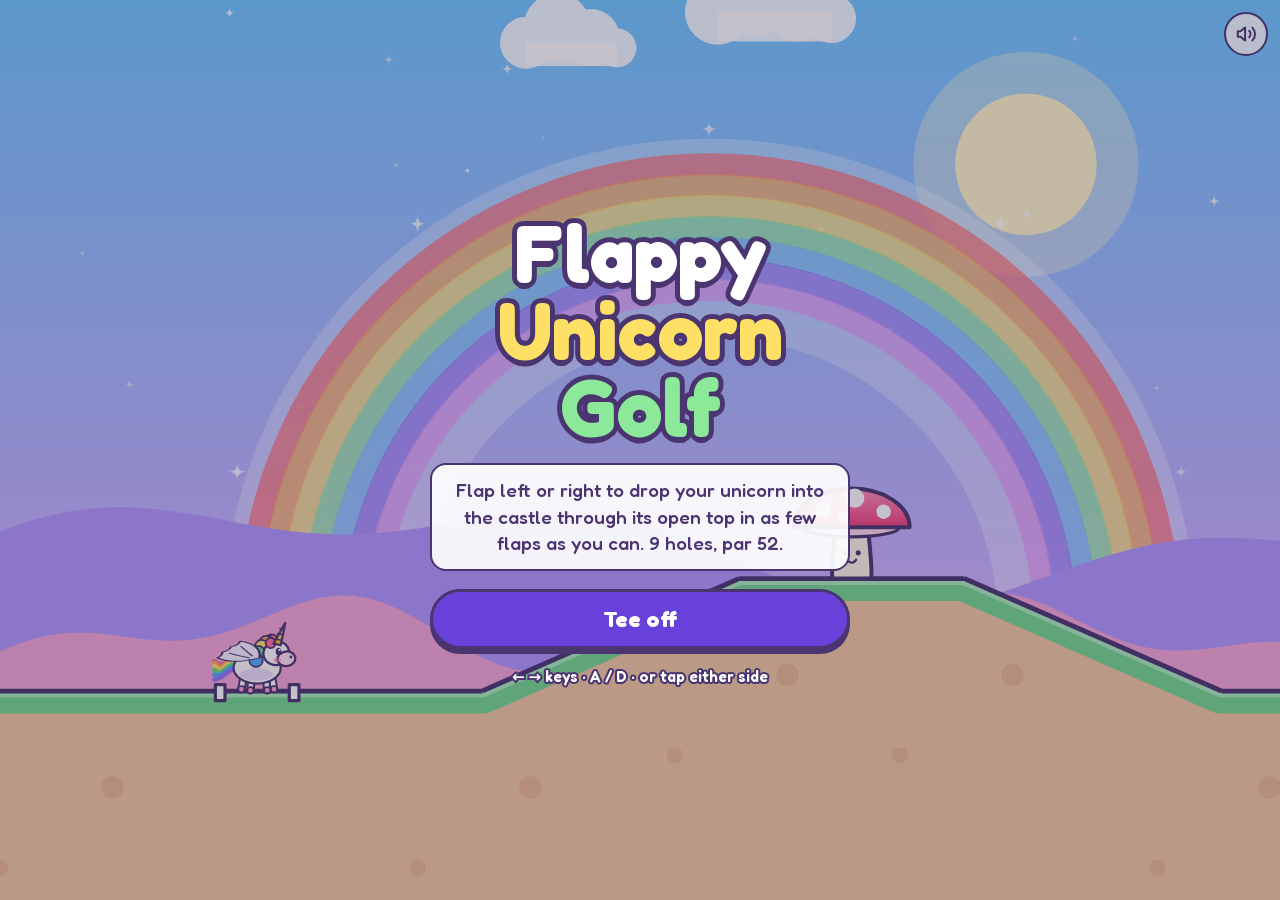
<file: flappy-unicorn-golf/index.html>
<!DOCTYPE html>
<html lang="en">
<head>
  <meta charset="utf-8">
  <meta name="viewport" content="width=device-width, initial-scale=1, maximum-scale=1, user-scalable=no, viewport-fit=cover">
  <title>Flappy Unicorn Golf</title>
  <meta name="description" content="Flap a unicorn into a castle in as few flaps as you can.">

  <!-- installable app (PWA). All paths are relative so it works under a GitHub Pages /repo-name/ path -->
  <link rel="manifest" href="manifest.webmanifest">
  <meta name="theme-color" content="#2b2146">
  <link rel="icon" type="image/png" sizes="32x32" href="icons/favicon-32.png">
  <!-- iOS "Add to Home Screen" -->
  <link rel="apple-touch-icon" href="icons/apple-touch-icon.png">
  <meta name="apple-mobile-web-app-capable" content="yes">
  <meta name="mobile-web-app-capable" content="yes">
  <meta name="apple-mobile-web-app-status-bar-style" content="black-translucent">
  <meta name="apple-mobile-web-app-title" content="Unicorn Golf">

  <link rel="stylesheet" href="style.css">
</head>
<body>
<!--
  HUD binding convention (see src/hud.js):
    data-show="key"  element is visible only when hudState()[key] is truthy
    data-hide="key"  element is hidden when hudState()[key] is truthy
    data-text="key"  textContent = hudState()[key]
    data-action="x"  click calls the named action in src/main.js
-->
<div class="fg-root" id="game" tabindex="0"
     aria-label="Flappy Unicorn Golf. Left and right arrow keys, or tap the left and right side of the screen, to flap.">
  <canvas id="canvas"></canvas>

  <!-- top-left: hole / par / flaps / fire timer -->
  <div class="hud" data-show="showHud">
    <div class="chip bold">Hole <span data-text="holeNum"></span>/<span data-text="holeCount"></span></div>
    <div class="chip">Par <span data-text="par"></span></div>
    <div class="chip bold yellow">Flaps <span data-text="strokes"></span></div>
    <div class="chip heat" id="heat" data-show="hasLava">
      <svg width="20" height="20" viewBox="0 0 24 24" fill="#ff6b1a" stroke="#4a3570" stroke-width="1.8" stroke-linejoin="round" aria-hidden="true"><path d="M12 2c.5 3.5 5.5 6 5.5 11.5a5.5 5.5 0 0 1-11 0c0-2.6 1.4-4.2 2.6-5.3.2 2 1 3.1 2.2 3.3-.6-3.6-.2-6.6.7-9.5z"/></svg>
      <div class="heat-track"><div class="heat-fill" id="heat-fill"></div></div>
      <span><span data-text="heatSec"></span>s</span>
    </div>
  </div>

  <!-- top-right: restart + mute -->
  <div class="corner">
    <button type="button" class="icon-btn" data-action="retryHole" data-show="showHud" aria-label="Restart this hole">
      <svg width="22" height="22" viewBox="0 0 24 24" fill="none" stroke="currentColor" stroke-width="2.2" stroke-linecap="round" stroke-linejoin="round" aria-hidden="true"><path d="M3 12a9 9 0 1 0 3-6.7"/><path d="M3 3v6h6"/></svg>
    </button>
    <button type="button" class="icon-btn" data-action="toggleMute" id="mute-btn" aria-label="Turn sound off">
      <svg data-show="muted" width="22" height="22" viewBox="0 0 24 24" fill="none" stroke="currentColor" stroke-width="2.2" stroke-linecap="round" stroke-linejoin="round" aria-hidden="true"><path d="M11 5 6 9H3v6h3l5 4V5z"/><path d="m22 9-6 6"/><path d="m16 9 6 6"/></svg>
      <svg data-hide="muted" width="22" height="22" viewBox="0 0 24 24" fill="none" stroke="currentColor" stroke-width="2.2" stroke-linecap="round" stroke-linejoin="round" aria-hidden="true"><path d="M11 5 6 9H3v6h3l5 4V5z"/><path d="M15.5 8.5a5 5 0 0 1 0 7"/><path d="M19 5a10 10 0 0 1 0 14"/></svg>
    </button>
  </div>

  <!-- hole intro banner -->
  <div class="banner drop-long" data-show="banner">
    <div class="banner-title">Hole <span data-text="holeNum"></span></div>
    <div class="banner-sub"><span data-text="holeName"></span> · Par <span data-text="par"></span></div>
    <div class="banner-tip" data-show="holeTip" data-text="holeTip"></div>
  </div>

  <!-- transient message ("Splash! +1 penalty flap") -->
  <div class="toast-wrap drop" id="toast" data-show="toast">
    <div class="toast" data-text="toast"></div>
  </div>

  <!-- on-screen flap buttons (touch) -->
  <div class="flap-row" data-show="isPlay">
    <button type="button" class="flap-btn" data-flap="-1" aria-label="Flap left">
      <svg width="44%" height="44%" viewBox="0 0 24 24" fill="none" stroke="currentColor" stroke-width="2.6" stroke-linecap="round" stroke-linejoin="round" aria-hidden="true"><path d="M17 17 7 7"/><path d="M7 16V7h9"/></svg>
    </button>
    <button type="button" class="flap-btn" data-flap="1" aria-label="Flap right">
      <svg width="44%" height="44%" viewBox="0 0 24 24" fill="none" stroke="currentColor" stroke-width="2.6" stroke-linecap="round" stroke-linejoin="round" aria-hidden="true"><path d="M7 17 17 7"/><path d="M8 7h9v9"/></svg>
    </button>
  </div>

  <!-- title screen -->
  <div class="overlay title fade" data-show="isTitle">
    <div class="title-box pop">
      <h1 class="logo">
        <span>Flappy</span>
        <span class="unicorn">Unicorn</span>
        <span class="golf">Golf</span>
      </h1>
      <p class="intro">Flap left or right to drop your unicorn into the castle through its open top in as few flaps as you can. <span data-text="holeCount"></span> holes, par <span data-text="coursePar"></span>.</p>
      <button type="button" class="btn big" data-action="startRound">Tee off</button>
      <div class="outlined" style="font-size: 16px" data-show="bestTotal">Best round: <span data-text="bestTotal"></span> flaps</div>
      <div class="outlined" style="font-size: 15px">← → keys · A / D · or tap either side</div>
    </div>
  </div>

  <!-- hole complete (inside the castle) -->
  <div class="overlay side fade" data-show="isHoled">
    <div class="card pop" role="dialog" aria-label="Hole complete">
      <div class="card-kicker">Hole <span data-text="holeNum"></span> · <span data-text="holeName"></span></div>
      <h2 data-text="resultLabel"></h2>
      <div class="stars" id="stars"></div>
      <div class="card-line"><span data-text="strokes"></span> flaps · par <span data-text="par"></span></div>
      <button type="button" class="btn" data-action="nextHole" data-text="nextLabel"></button>
      <div class="card-hint">← → ↑ ↓ walk · Space fly · or tap the floor</div>
    </div>
  </div>

  <!-- end-of-round scorecard -->
  <div class="overlay side fade" data-show="isDone">
    <div class="card wide pop" role="dialog" aria-label="Scorecard">
      <h2>Round complete</h2>
      <div class="score">
        <div class="score-row head"><div class="name">Hole</div><div class="par">Par</div><div class="flaps">Flaps</div></div>
        <div id="score-rows" class="score"></div>
      </div>
      <div class="score-total"><span>Total <span data-text="total"></span></span><span class="vs" data-text="vsPar"></span></div>
      <div class="badge" data-show="newBest">New best round!</div>
      <button type="button" class="btn gold-text" data-action="startRound">Play again</button>
      <div class="card-hint">← → ↑ ↓ walk · Space fly · or tap the floor</div>
    </div>
  </div>
</div>

<script src="src/course.js"></script>
<script src="src/draw.js"></script>
<script src="src/game.js"></script>
<script src="src/hud.js"></script>
<script src="src/main.js"></script>
</body>
</html>
</file>
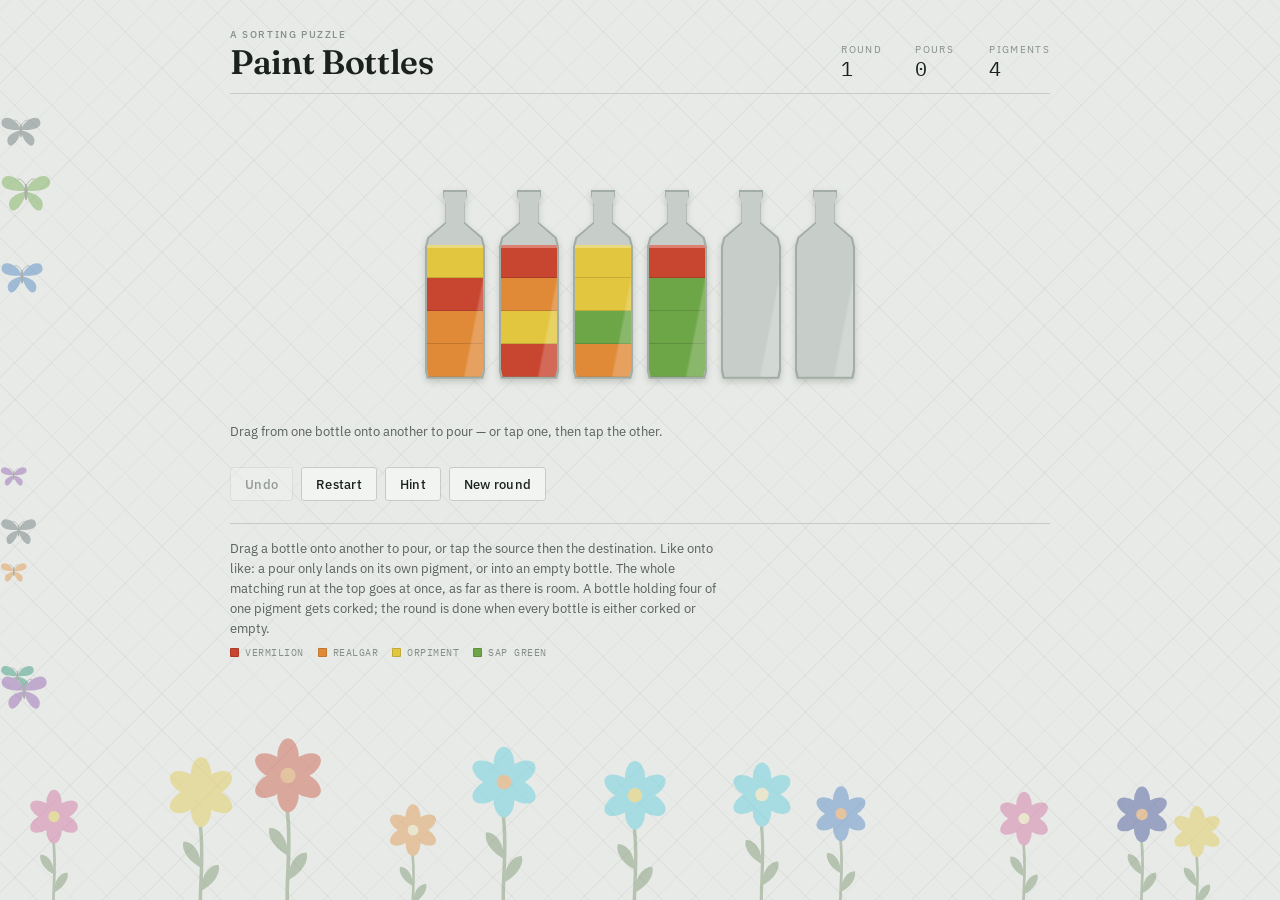
<file: paint-bottles/index.html>
<!doctype html>
<html lang="en">
<head>
<meta charset="utf-8">
<meta name="viewport" content="width=device-width, initial-scale=1, viewport-fit=cover">
<meta name="apple-mobile-web-app-capable" content="yes">
<meta name="mobile-web-app-capable" content="yes">
<meta name="apple-mobile-web-app-status-bar-style" content="default">
<meta name="apple-mobile-web-app-title" content="Paint Bottles">
<meta name="format-detection" content="telephone=no">
<meta name="theme-color" content="#E7EAE6" media="(prefers-color-scheme: light)">
<meta name="theme-color" content="#121714" media="(prefers-color-scheme: dark)">
<link rel="apple-touch-icon" href="apple-touch-icon.png">
<style>
  html { color-scheme: light dark; }
  body { margin: 0; font: 14px system-ui, -apple-system, "Segoe UI", sans-serif; }
  img { max-width: 100%; }
  [hidden] { display: none !important; }
</style>
<title>Paint Bottles</title>
<link rel="preconnect" href="https://fonts.googleapis.com">
<link rel="preconnect" href="https://fonts.gstatic.com" crossorigin>
<link rel="stylesheet" href="https://fonts.googleapis.com/css2?family=Fraunces:opsz,wght@9..144,400;9..144,600&family=IBM+Plex+Mono:wght@400;500&family=IBM+Plex+Sans:wght@400;500;600&display=swap">
<style>
  :root {
    --ground: #E7EAE6;
    --surface: #F2F4F1;
    --bench: #DCE0DA;
    --ink: #1B211E;
    --ink-soft: #59615C;
    --ink-faint: #858E88;
    --line: #C6CCC4;
    --line-soft: #D6DBD3;
    --accent: #2C6A59;
    --accent-ink: #F2F4F1;
    --glass: #A2ADA6;
    --glass-fill: rgba(255,255,255,0.40);
    --sheen-a: rgba(255,255,255,0.60);
    --sheen-b: rgba(255,255,255,0.20);
    --meniscus: rgba(255,255,255,0.32);
    --seg-edge: rgba(0,0,0,0.14);
    --cork: linear-gradient(180deg, #C99B62, #9A6E3E);
    --cast: rgba(27,33,30,0.18);
    --ring: rgba(44,106,89,0.38);
    --warn: #B4553C;
    --veil: rgba(220,224,218,0.90);
    --grid: rgba(27,33,30,0.055);
    --grid-bold: rgba(27,33,30,0.09);
    --mesh: rgba(27,33,30,0.038);
    --bfly: 0.42;
    --flora: 0.40;
    --stem: #6E8A63;
    --glow: #E9C55A;
    --silhouette: #0A1018;
    --play: 0.66;
    --band: rgba(59,46,35,0.22);
    --metal: #7E8B98;
    --metal-lt: #B2BDC8;
    --chain: #939CA8;
    --rubber: #33333A;
    --pl-a: #EFAF3A;
    --pl-b: #D45242;
    --pl-c: #4E9BD1;
    --grass-a: #8CB264;
    --grass-b: #6A9247;
    --mulch: #C6A176;

    --tube-w: clamp(46px, 9.2vw, 60px);
    --unit: clamp(25px, 5vw, 33px);
    --vh: calc(var(--unit) * 5.72);

    --bottle: polygon(
      30% 0%, 70% 0%, 70% 3.5%, 66% 6.5%, 66% 17%,
      96% 25%, 100% 30%, 100% 96%, 97% 100%,
      3% 100%, 0% 96%, 0% 30%, 4% 25%,
      34% 17%, 34% 6.5%, 30% 3.5%
    );
  }

  :root:not([data-theme="light"]) { color-scheme: light dark; }

  @media (prefers-color-scheme: dark) {
    :root:not([data-theme="light"]) {
      --ground: #121714;
      --surface: #1B211D;
      --bench: #1F2622;
      --ink: #E4E9E4;
      --ink-soft: #96A09A;
      --ink-faint: #6E7872;
      --line: #2C3630;
      --line-soft: #232B26;
      --accent: #5FB89C;
      --accent-ink: #101512;
      --glass: #4E5B53;
      --glass-fill: rgba(255,255,255,0.06);
      --sheen-a: rgba(255,255,255,0.18);
      --sheen-b: rgba(255,255,255,0.06);
      --meniscus: rgba(255,255,255,0.18);
      --seg-edge: rgba(0,0,0,0.30);
      --cork: linear-gradient(180deg, #A5794A, #74522F);
      --cast: rgba(0,0,0,0.45);
      --ring: rgba(95,184,156,0.42);
      --warn: #D98A6E;
      --veil: rgba(31,38,34,0.90);
      --grid: rgba(255,255,255,0.045);
      --grid-bold: rgba(255,255,255,0.075);
      --mesh: rgba(255,255,255,0.030);
      --bfly: 0.36;
      --flora: 0.34;
      --stem: #526B4B;
    }
  }

  :root[data-theme="dark"] {
    color-scheme: dark;
    --ground: #121714;
    --surface: #1B211D;
    --bench: #1F2622;
    --ink: #E4E9E4;
    --ink-soft: #96A09A;
    --ink-faint: #6E7872;
    --line: #2C3630;
    --line-soft: #232B26;
    --accent: #5FB89C;
    --accent-ink: #101512;
    --glass: #4E5B53;
    --glass-fill: rgba(255,255,255,0.06);
    --sheen-a: rgba(255,255,255,0.18);
    --sheen-b: rgba(255,255,255,0.06);
    --meniscus: rgba(255,255,255,0.18);
    --seg-edge: rgba(0,0,0,0.30);
    --cork: linear-gradient(180deg, #A5794A, #74522F);
    --cast: rgba(0,0,0,0.45);
    --ring: rgba(95,184,156,0.42);
    --warn: #D98A6E;
    --veil: rgba(31,38,34,0.90);
    --grid: rgba(255,255,255,0.045);
    --grid-bold: rgba(255,255,255,0.075);
    --mesh: rgba(255,255,255,0.030);
    --bfly: 0.36;
    --flora: 0.34;
    --stem: #526B4B;
  }

  /* Night scene: wins over either theme, so the whole page turns to dusk. */
  :root[data-scene="dusk"] {
    color-scheme: dark;
    --ground: #0D131F;
    --surface: #17202F;
    --ink: #E8EDF5;
    --ink-soft: #9BA8BD;
    --ink-faint: #6F7C91;
    --line: #27324A;
    --line-soft: #1E2739;
    --accent: #E6BE63;
    --accent-ink: #14192A;
    --glass: #46536B;
    --glass-fill: rgba(255,255,255,0.055);
    --sheen-a: rgba(255,255,255,0.16);
    --sheen-b: rgba(255,255,255,0.05);
    --meniscus: rgba(255,255,255,0.16);
    --seg-edge: rgba(0,0,0,0.34);
    --cork: linear-gradient(180deg, #A5794A, #74522F);
    --cast: rgba(0,0,0,0.55);
    --ring: rgba(230,190,99,0.40);
    --warn: #D98A6E;
    --veil: rgba(14,20,32,0.92);
    --mesh: rgba(255,255,255,0.020);
    --glow: #E9C55A;
    --silhouette: #060A12;
  }

  /* Golden-hour playground. */
  :root[data-scene="play"] {
    color-scheme: light;
    --ground: #F0E2CC;
    --surface: #FAF3E7;
    --ink: #2B2118;
    --ink-soft: #6A5947;
    --ink-faint: #97866D;
    --line: #D8C6A9;
    --line-soft: #E5D7BF;
    --accent: #14666F;
    --accent-ink: #F7F1E6;
    --glass: #B3A288;
    --glass-fill: rgba(255,255,255,0.46);
    --sheen-a: rgba(255,255,255,0.66);
    --sheen-b: rgba(255,255,255,0.24);
    --meniscus: rgba(255,255,255,0.36);
    --seg-edge: rgba(60,40,20,0.16);
    --cast: rgba(74,54,32,0.22);
    --ring: rgba(20,102,111,0.34);
    --veil: rgba(240,226,204,0.93);
    --mesh: rgba(74,54,32,0.030);
    --silhouette: #3B2E23;
    --band: rgba(59,46,35,0.22);
    --play: 0.68;
  }

  :root[data-scene="play"] body {
    background-color: #F0E2CC;
    background-image:
      repeating-linear-gradient(45deg, var(--mesh) 0 1px, transparent 1px 26px),
      repeating-linear-gradient(-45deg, var(--mesh) 0 1px, transparent 1px 26px),
      radial-gradient(56% 40% at 78% 10%, rgba(255,208,128,0.55), rgba(255,208,128,0) 70%),
      linear-gradient(180deg, #E7D2AE 0%, #F2E5D0 46%, #EEDCC2 100%);
  }

  :root[data-scene="dusk"] body {
    background-color: #0D131F;
    background-image:
      repeating-linear-gradient(45deg, var(--mesh) 0 1px, transparent 1px 26px),
      repeating-linear-gradient(-45deg, var(--mesh) 0 1px, transparent 1px 26px),
      radial-gradient(130% 70% at 50% 104%, rgba(74,116,104,0.30), rgba(0,0,0,0) 62%),
      linear-gradient(180deg, #070C16 0%, #0E1724 48%, #131E2B 100%);
  }

  body {
    margin: 0;
    background-color: var(--ground);
    background-image:
      repeating-linear-gradient(45deg, var(--mesh) 0 1px, transparent 1px 26px),
      repeating-linear-gradient(-45deg, var(--mesh) 0 1px, transparent 1px 26px);
    background-attachment: fixed;
    overscroll-behavior: none;
    color: var(--ink);
    font-family: "IBM Plex Sans", system-ui, -apple-system, "Segoe UI", sans-serif;
    -webkit-font-smoothing: antialiased;
  }

  .wrap {
    max-width: 820px;
    margin: 0 auto;
    padding: 28px 20px 44px;
    padding: calc(28px + env(safe-area-inset-top, 0px))
             calc(20px + env(safe-area-inset-right, 0px))
             calc(44px + env(safe-area-inset-bottom, 0px))
             calc(20px + env(safe-area-inset-left, 0px));
    display: flex;
    flex-direction: column;
    gap: 22px;
    position: relative;
    z-index: 1;
  }

  /* --- flowers --- */

  .flora-layer {
    position: fixed;
    inset: 0;
    z-index: 0;
    pointer-events: none;
    overflow: hidden;
    opacity: var(--flora);
  }

  .stalk {
    position: absolute;
    bottom: 0;
    translate: -50% 0;
    transform-origin: bottom center;
    animation: sway var(--sway) ease-in-out var(--swaydelay) infinite alternate;
  }

  @keyframes sway {
    from { transform: rotate(-2.4deg); }
    to   { transform: rotate(2.4deg); }
  }

  .flower { display: block; height: var(--h); width: auto; }

  .flower .stem {
    fill: none;
    stroke: var(--stem);
    stroke-width: 2.4;
    stroke-linecap: round;
  }

  .flower .leaf { fill: var(--stem); }
  .flower .petal { fill: var(--bloom); }
  .flower .eye { fill: var(--eye); }

  /* --- playground --- */

  .play-layer {
    position: fixed;
    inset: 0;
    z-index: 0;
    pointer-events: none;
    overflow: hidden;
    opacity: var(--play);
  }

  .ground-band {
    position: absolute;
    left: 0;
    right: 0;
    bottom: 0;
    height: 76px;
    background:
      linear-gradient(180deg, rgba(140,178,100,0) 0%, var(--grass-a) 30%, var(--grass-b) 100%);
  }

  .mtl { fill: var(--metal); }
  .mtl-lt { fill: var(--metal-lt); }
  .rub { fill: var(--rubber); }
  .pl-a { fill: var(--pl-a); }
  .pl-b { fill: var(--pl-b); }
  .pl-c { fill: var(--pl-c); }
  .mulch { fill: var(--mulch); }

  .chain {
    fill: none;
    stroke: var(--chain);
    stroke-width: 2.4;
    stroke-dasharray: 3.5 2.6;
    stroke-linecap: round;
  }

  .rail {
    fill: none;
    stroke: var(--metal);
    stroke-width: 5;
    stroke-linecap: round;
  }

  .rail-lt { stroke: var(--metal-lt); stroke-width: 3; }

  .rig {
    position: absolute;
    bottom: 0;
    translate: -50% 0;
  }

  .rig svg { display: block; height: var(--h); width: auto; }

  .solid { fill: var(--silhouette); }

  .bar {
    fill: none;
    stroke: var(--silhouette);
    stroke-width: 5;
    stroke-linecap: round;
  }

  .thin { stroke-width: 3; }

  .swing, .plank {
    transform-box: view-box;
    transform-origin: var(--ox) var(--oy);
  }

  .swing { animation: swingArc var(--sw) ease-in-out infinite alternate; }
  .plank { animation: teeter var(--tt) ease-in-out infinite alternate; }

  @keyframes swingArc {
    from { transform: rotate(-25deg); }
    to   { transform: rotate(25deg); }
  }

  @keyframes teeter {
    from { transform: rotate(-11deg); }
    to   { transform: rotate(11deg); }
  }

  .hop { animation: hop var(--hp) ease-in-out infinite alternate; }

  @keyframes hop {
    from { transform: translateY(0); }
    to   { transform: translateY(-12px); }
  }

  .kid { display: block; width: calc(32px * var(--scale)); height: auto; }

  .ball {
    position: absolute;
    width: 15px;
    height: 15px;
    border-radius: 50%;
    background: radial-gradient(circle at 34% 30%, #F4F1EA 0 12%, var(--pl-c) 42%, #2F6FA0 100%);
    animation: bounce var(--bd) cubic-bezier(.32,0,.68,1) infinite alternate;
  }

  @keyframes bounce {
    from { transform: translateY(0); }
    to   { transform: translateY(-96px); }
  }

  .kite {
    position: absolute;
    animation: kiteDrift 24s ease-in-out infinite alternate;
  }

  @keyframes kiteDrift {
    from { transform: translate(-5vw, 6px) rotate(-9deg); }
    to   { transform: translate(5vw, -34px) rotate(9deg); }
  }

  /* --- fireflies & night grass --- */

  .ffly-layer, .grass-layer {
    position: fixed;
    inset: 0;
    z-index: 0;
    pointer-events: none;
    overflow: hidden;
  }

  .ffly-path {
    position: absolute;
    animation: wanderX var(--dur) ease-in-out var(--delay) infinite alternate;
  }

  @keyframes wanderX {
    from { transform: translateX(calc(var(--dx) * -1)); }
    to   { transform: translateX(var(--dx)); }
  }

  .ffly-y { animation: wanderY var(--dur2) ease-in-out infinite alternate; }

  @keyframes wanderY {
    from { transform: translateY(calc(var(--dy) * -1)); }
    to   { transform: translateY(var(--dy)); }
  }

  .ffly {
    display: block;
    width: var(--s);
    height: var(--s);
    border-radius: 50%;
    background: var(--glow);
    box-shadow: 0 0 6px 2px rgba(233,197,90,0.60), 0 0 20px 8px rgba(233,197,90,0.24);
    animation: blink var(--blink) ease-in-out var(--bdelay) infinite;
  }

  @keyframes blink {
    0%, 100% { opacity: 0.05; }
    10%      { opacity: 1; }
    22%      { opacity: 0.09; }
    34%      { opacity: 0.85; }
    48%      { opacity: 0.04; }
    70%      { opacity: 0.55; }
    84%      { opacity: 0.07; }
  }

  .star {
    position: absolute;
    width: 2px;
    height: 2px;
    border-radius: 50%;
    background: #D9E3F5;
    animation: twinkle var(--t) ease-in-out var(--delay) infinite alternate;
  }

  @keyframes twinkle {
    from { opacity: 0.10; }
    to   { opacity: 0.65; }
  }

  .clump {
    position: absolute;
    bottom: 0;
    translate: -50% 0;
    transform-origin: bottom center;
    animation: sway var(--sway) ease-in-out var(--swaydelay) infinite alternate;
  }

  .grass { display: block; height: var(--h); width: auto; }
  .grass path { fill: var(--silhouette); }

  /* --- butterflies --- */

  .bfly-layer {
    position: fixed;
    inset: 0;
    z-index: 0;
    pointer-events: none;
    overflow: hidden;
    opacity: var(--bfly);
  }

  .bfly-path {
    position: absolute;
    top: var(--y);
    left: 0;
    will-change: transform;
    animation: driftX var(--dur) linear var(--delay) infinite;
  }

  .bfly-path.rev { animation-name: driftXrev; }
  .bfly-path.rev .bfly { transform: scaleX(-1); }

  @keyframes driftX {
    from { transform: translateX(-14vw); }
    to   { transform: translateX(114vw); }
  }

  @keyframes driftXrev {
    from { transform: translateX(114vw); }
    to   { transform: translateX(-14vw); }
  }

  .bfly-bob { animation: bob var(--bob) ease-in-out infinite alternate; }

  @keyframes bob {
    from { transform: translateY(-13px) rotate(-7deg); }
    to   { transform: translateY(13px) rotate(7deg); }
  }

  .bfly {
    display: block;
    width: calc(46px * var(--scale));
    height: auto;
  }

  .bfly .w {
    fill: var(--wing);
    transform-box: fill-box;
    animation: flap var(--flap) ease-in-out infinite;
  }

  .bfly .wl { transform-origin: right center; }
  .bfly .wr { transform-origin: left center; }

  @keyframes flap {
    0%, 100% { transform: scaleX(1); }
    50%      { transform: scaleX(0.26); }
  }

  .bfly .body { fill: var(--ink-soft); }

  .bfly .ant {
    fill: none;
    stroke: var(--ink-soft);
    stroke-width: 0.7;
    stroke-linecap: round;
  }

  .masthead {
    display: flex;
    align-items: flex-end;
    justify-content: space-between;
    gap: 18px;
    flex-wrap: wrap;
    border-bottom: 1px solid var(--line);
    padding-bottom: 14px;
  }

  .eyebrow {
    font-size: 10px;
    letter-spacing: 0.16em;
    text-transform: uppercase;
    color: var(--ink-faint);
    font-weight: 500;
    margin: 0 0 4px;
  }

  h1 {
    font-family: "Fraunces", Georgia, serif;
    font-optical-sizing: auto;
    font-weight: 600;
    font-size: clamp(26px, 5vw, 34px);
    line-height: 1;
    margin: 0;
    letter-spacing: -0.01em;
    text-wrap: balance;
  }

  .stats { display: flex; gap: 20px; }

  .stat { display: flex; flex-direction: column; gap: 3px; min-width: 54px; }

  .stat .k {
    font-size: 9.5px;
    letter-spacing: 0.14em;
    text-transform: uppercase;
    color: var(--ink-faint);
  }

  .stat .v {
    font-family: "IBM Plex Mono", ui-monospace, monospace;
    font-variant-numeric: tabular-nums;
    font-size: 20px;
    line-height: 1;
  }

  .stage { position: relative; }

  #fx {
    position: fixed;
    inset: 0;
    width: 100%;
    height: 100%;
    pointer-events: none;
    z-index: 50;
  }

  .winpanel {
    position: absolute;
    inset: 0;
    z-index: 3;
    display: flex;
    align-items: center;
    justify-content: center;
    padding: 12px;
  }

  .wincard {
    display: flex;
    flex-direction: column;
    align-items: center;
    gap: 2px;
    padding: 26px 32px 24px;
    background: var(--veil);
    border: 1px solid var(--line);
    border-radius: 6px;
    -webkit-backdrop-filter: blur(4px);
    backdrop-filter: blur(4px);
    box-shadow: 0 12px 34px var(--cast);
    animation: panelIn 320ms cubic-bezier(.2,.8,.3,1);
  }

  @keyframes panelIn {
    from { opacity: 0; transform: scale(0.97); }
    to   { opacity: 1; transform: scale(1); }
  }

  .win-eyebrow {
    font-size: 10px;
    letter-spacing: 0.18em;
    text-transform: uppercase;
    color: var(--accent);
    margin: 0;
    font-weight: 600;
  }

  .win-title {
    font-family: "Fraunces", Georgia, serif;
    font-weight: 600;
    font-size: clamp(24px, 5.5vw, 32px);
    line-height: 1.1;
    margin: 4px 0 2px;
    text-align: center;
  }

  .win-sub {
    font-family: "IBM Plex Mono", ui-monospace, monospace;
    font-variant-numeric: tabular-nums;
    font-size: 12px;
    color: var(--ink-soft);
    margin: 0 0 16px;
    letter-spacing: 0.04em;
  }

  .win-actions { display: flex; align-items: center; gap: 14px; flex-wrap: wrap; justify-content: center; }

  button.ghostbtn {
    background: none;
    border: 0;
    padding: 4px 2px;
    font-family: "IBM Plex Sans", sans-serif;
    font-size: 12.5px;
    color: var(--ink-soft);
    text-decoration: underline;
    text-underline-offset: 3px;
    cursor: pointer;
  }

  button.ghostbtn:hover { color: var(--ink); }
  button.ghostbtn:focus-visible { outline: 2px solid var(--accent); outline-offset: 2px; }

  button.big {
    font-size: 13.5px;
    padding: 11px 22px;
  }

  .board {
    background: none;
    border: 0;
    padding: 26px 12px 22px;
    display: flex;
    flex-wrap: wrap;
    justify-content: center;
    align-items: flex-end;
    gap: 24px 14px;
    min-height: calc(var(--vh) + 48px);
  }

  .bottle {
    appearance: none;
    -webkit-appearance: none;
    padding: 0;
    margin: 0;
    border: 0;
    background: none;
    width: var(--tube-w);
    height: var(--vh);
    position: relative;
    cursor: grab;
    touch-action: none;
    -webkit-user-select: none;
    user-select: none;
    filter: drop-shadow(0 3px 3px var(--cast));
    transition: transform 170ms cubic-bezier(.2,.7,.3,1), filter 170ms ease;
  }

  .glass {
    position: absolute;
    inset: 0;
    background: var(--glass);
    clip-path: var(--bottle);
    transition: background 160ms ease;
  }

  .inner {
    position: absolute;
    inset: 2px;
    clip-path: var(--bottle);
    background: var(--glass-fill);
    display: flex;
    flex-direction: column-reverse;
    overflow: hidden;
  }

  .inner::after {
    content: "";
    position: absolute;
    inset: 0;
    pointer-events: none;
    background: linear-gradient(101deg,
      var(--sheen-a) 0 10%,
      transparent 12% 78%,
      var(--sheen-b) 81% 100%);
  }

  .cork {
    position: absolute;
    left: 32%;
    width: 36%;
    top: 1.5%;
    height: 8%;
    border-radius: 2px 2px 1px 1px;
    background: var(--cork);
    box-shadow: inset 0 -1px 0 rgba(0,0,0,0.22);
    opacity: 0;
    transform: translateY(-6px);
    transition: opacity 220ms ease, transform 220ms cubic-bezier(.2,.7,.3,1);
    pointer-events: none;
  }

  .bottle.done .cork { opacity: 1; transform: translateY(0); }

  .bottle.sel {
    transform: translateY(-16px);
    filter: drop-shadow(0 10px 8px var(--cast)) drop-shadow(0 0 6px var(--ring));
  }

  .bottle.sel .glass { background: var(--accent); }

  .bottle.hint .glass { background: var(--accent); }

  .bottle.hint { animation: nudge 900ms ease-in-out infinite; }

  .bottle.drag { cursor: grabbing; }

  .bottle.target { transform: translateY(-9px); }
  .bottle.target .glass { background: var(--accent); }

  .bottle.no .glass { background: var(--warn); }

  .ghost {
    position: fixed;
    left: 0;
    top: 0;
    z-index: 60;
    pointer-events: none;
    display: flex;
    flex-direction: column;
    gap: 1px;
    transform: translate(-50%, -52%) rotate(-9deg);
    filter: drop-shadow(0 7px 9px var(--cast));
  }

  .ghost span {
    display: block;
    width: calc(var(--tube-w) * 0.58);
    height: calc(var(--unit) * 0.58);
    border-radius: 2px;
    box-shadow: inset 0 -1px 0 var(--seg-edge);
  }

  .seg.ghosted { opacity: 0.18; }

  @keyframes nudge {
    0%, 100% { transform: translateY(0); }
    50% { transform: translateY(-6px); }
  }

  .bottle:focus-visible { outline: 2px solid var(--accent); outline-offset: 4px; }

  .seg {
    height: var(--unit);
    flex: 0 0 var(--unit);
    background: var(--c);
    box-shadow: inset 0 -1px 0 var(--seg-edge);
    position: relative;
  }

  .seg:last-child::after {
    content: "";
    position: absolute;
    top: 0; left: 0; right: 0;
    height: 3px;
    background: var(--meniscus);
  }

  .seg.arrive {
    transform-origin: bottom;
    animation: pourIn 210ms cubic-bezier(.25,.8,.35,1);
  }

  @keyframes pourIn {
    from { transform: scaleY(0.02); opacity: 0.55; }
    to   { transform: scaleY(1); opacity: 1; }
  }

  .statusbar {
    display: flex;
    align-items: baseline;
    justify-content: space-between;
    gap: 16px;
    min-height: 22px;
    flex-wrap: wrap;
  }

  .msg { font-family: "Fraunces", Georgia, serif; font-size: 16px; margin: 0; }

  .msg.quiet {
    color: var(--ink-soft);
    font-family: "IBM Plex Sans", sans-serif;
    font-size: 13px;
  }

  .pigment {
    font-family: "IBM Plex Mono", ui-monospace, monospace;
    font-size: 11.5px;
    letter-spacing: 0.04em;
    color: var(--ink-soft);
    text-transform: uppercase;
  }

  .controls { display: flex; gap: 8px; flex-wrap: wrap; }

  button.act {
    font-family: "IBM Plex Sans", sans-serif;
    font-size: 12.5px;
    font-weight: 500;
    letter-spacing: 0.02em;
    color: var(--ink);
    background: var(--surface);
    border: 1px solid var(--line);
    border-radius: 3px;
    padding: 8px 14px;
    cursor: pointer;
    transition: border-color 120ms ease;
  }

  button.act:hover:not(:disabled) { border-color: var(--ink-soft); }
  button.act:disabled { opacity: 0.4; cursor: not-allowed; }
  button.act:focus-visible { outline: 2px solid var(--accent); outline-offset: 2px; }

  button.act.primary {
    background: var(--accent);
    border-color: var(--accent);
    color: var(--accent-ink);
  }

  .legend {
    border-top: 1px solid var(--line);
    padding-top: 14px;
    display: flex;
    flex-direction: column;
    gap: 8px;
  }

  .rules {
    font-size: 12.5px;
    line-height: 1.6;
    color: var(--ink-soft);
    margin: 0;
    max-width: 62ch;
  }

  .swatches { display: flex; flex-wrap: wrap; gap: 4px 14px; }

  .sw {
    display: flex;
    align-items: center;
    gap: 6px;
    font-family: "IBM Plex Mono", ui-monospace, monospace;
    font-size: 10px;
    letter-spacing: 0.05em;
    text-transform: uppercase;
    color: var(--ink-faint);
  }

  .sw i {
    width: 9px; height: 9px;
    border-radius: 1px;
    background: var(--c);
    display: block;
    box-shadow: inset 0 0 0 1px var(--seg-edge);
  }

  @media (prefers-reduced-motion: reduce) {
    .bottle, .seg.arrive, .cork, .wincard, .stalk,
    .bfly-path, .bfly-bob, .bfly .w,
    .ffly-path, .ffly-y, .ffly, .star, .clump,
    .swing, .plank, .hop, .ball, .kite { transition: none; animation: none; }
    .bottle.sel { transform: none; }
    .bfly-path, .bfly-bob, .ffly-path, .ffly-y { transform: none; }
    .ffly { opacity: 0.8; }
  }

  /* --- narrow screens --- */

  @media (max-width: 640px) {
    :root {
      --tube-w: clamp(38px, 12.5vw, 54px);
      --unit: clamp(21px, 6.8vw, 30px);
    }
    .wrap {
      padding: 18px 12px 34px;
      padding: calc(18px + env(safe-area-inset-top, 0px))
               calc(12px + env(safe-area-inset-right, 0px))
               calc(34px + env(safe-area-inset-bottom, 0px))
               calc(12px + env(safe-area-inset-left, 0px));
      gap: 17px;
    }
    .board { padding: 20px 10px 16px; gap: 20px 10px; }
    .masthead { align-items: flex-start; gap: 12px; }
    .stats { gap: 15px; }
    .stat { min-width: 46px; }
    .stat .v { font-size: 17px; }
    .rules { font-size: 12px; }
    .controls { gap: 6px; }
    button.act { padding: 8px 11px; }
    .bfly { width: calc(38px * var(--scale)); }
  }

  @media (max-width: 400px) {
    :root {
      --tube-w: clamp(33px, 15vw, 46px);
      --unit: clamp(18px, 8vw, 26px);
    }
    .board { padding: 16px 8px 14px; gap: 16px 8px; }
    h1 { font-size: 24px; }
    .stats { gap: 12px; }
    .stat .v { font-size: 16px; }
  }
</style>
</head>
<body>
<div class="wrap">
  <header class="masthead">
    <div>
      <p class="eyebrow">A sorting puzzle</p>
      <h1>Paint Bottles</h1>
    </div>
    <div class="stats">
      <div class="stat"><span class="k">Round</span><span class="v" id="s-level">1</span></div>
      <div class="stat"><span class="k">Pours</span><span class="v" id="s-moves">0</span></div>
      <div class="stat"><span class="k">Pigments</span><span class="v" id="s-colors">4</span></div>
    </div>
  </header>

  <div class="stage">
    <div class="board" id="board"></div>
    <div class="winpanel" id="win" role="status" hidden>
      <div class="wincard">
        <p class="win-eyebrow" id="win-eyebrow">Round 1 cleared</p>
        <p class="win-title" id="win-title">Every pigment in its bottle</p>
        <p class="win-sub" id="win-sub"></p>
        <div class="win-actions">
          <button class="act primary big" id="b-next2">Next round &rarr;</button>
          <button class="ghostbtn" id="b-stay">Stay a moment</button>
        </div>
      </div>
    </div>
  </div>

  <div class="statusbar">
    <p class="msg quiet" id="msg">Drag from one bottle onto another to pour — or tap one, then tap the other.</p>
    <span class="pigment" id="pigment"></span>
  </div>

  <div class="controls">
    <button class="act" id="b-next" hidden>Next round</button>
    <button class="act" id="b-undo">Undo</button>
    <button class="act" id="b-restart">Restart</button>
    <button class="act" id="b-hint">Hint</button>
    <button class="act" id="b-new">New round</button>
  </div>

  <div class="legend">
    <p class="rules">Drag a bottle onto another to pour, or tap the source then the destination. Like onto like: a pour only lands on its own pigment, or into an empty bottle. The whole matching run at the top goes at once, as far as there is room. A bottle holding four of one pigment gets corked; the round is done when every bottle is either corked or empty.</p>
    <div class="swatches" id="swatches"></div>
  </div>
</div>

<canvas id="fx" aria-hidden="true"></canvas>

<script>
(function () {
  "use strict";

  var CAP = 4;
  var EMPTIES = 2;

  var PIGMENTS = [
    { hex: "#C8452F", name: "Vermilion" },
    { hex: "#E08A38", name: "Realgar" },
    { hex: "#E2C63F", name: "Orpiment" },
    { hex: "#6DA646", name: "Sap Green" },
    { hex: "#1E8C74", name: "Verdigris" },
    { hex: "#3C79C2", name: "Cobalt" },
    { hex: "#2C3B8E", name: "Ultramarine" },
    { hex: "#8A55AE", name: "Tyrian" },
    { hex: "#D0609A", name: "Rose Madder" },
    { hex: "#7B4A2C", name: "Umber" },
    { hex: "#48C7DC", name: "Cerulean" },
    { hex: "#5F6B73", name: "Payne's Grey" }
  ];

  var board = document.getElementById("board");
  var msgEl = document.getElementById("msg");
  var pigEl = document.getElementById("pigment");
  var swEl = document.getElementById("swatches");
  var elLevel = document.getElementById("s-level");
  var elMoves = document.getElementById("s-moves");
  var elColors = document.getElementById("s-colors");
  var stage = document.querySelector(".stage");
  var fx = document.getElementById("fx");
  var winEl = document.getElementById("win");
  var winTitle = document.getElementById("win-title");
  var winSub = document.getElementById("win-sub");
  var bNext2 = document.getElementById("b-next2");
  var bStay = document.getElementById("b-stay");
  var bNext = document.getElementById("b-next");
  var bUndo = document.getElementById("b-undo");
  var bRestart = document.getElementById("b-restart");
  var bHint = document.getElementById("b-hint");
  var bNew = document.getElementById("b-new");

  var level = 1;
  var tubes = [];
  var start = [];
  var history = [];
  var moves = 0;
  var sel = -1;
  var won = false;
  var els = [];
  var hintTimer = null;

  function colorsFor(lvl) {
    return Math.min(4 + Math.floor((lvl - 1) / 2), PIGMENTS.length);
  }

  /* ---------- rules ---------- */

  function topRun(t) {
    if (!t.length) return 0;
    var c = t[t.length - 1], n = 1;
    for (var i = t.length - 2; i >= 0; i--) { if (t[i] === c) n++; else break; }
    return n;
  }

  function uniform(t) {
    for (var i = 1; i < t.length; i++) if (t[i] !== t[0]) return false;
    return true;
  }

  function legal(st, a, b) {
    if (a === b) return false;
    var A = st[a], B = st[b];
    if (!A.length) return false;
    if (B.length >= CAP) return false;
    if (!B.length) return !uniform(A);
    return B[B.length - 1] === A[A.length - 1];
  }

  function pour(st, a, b) {
    var n = Math.min(topRun(st[a]), CAP - st[b].length);
    var c = st[a][st[a].length - 1];
    for (var i = 0; i < n; i++) { st[a].pop(); st[b].push(c); }
    return n;
  }

  function isWon(st) {
    for (var i = 0; i < st.length; i++) {
      var t = st[i];
      if (t.length === 0) continue;
      if (t.length !== CAP || !uniform(t)) return false;
    }
    return true;
  }

  function clone(st) {
    var out = [];
    for (var i = 0; i < st.length; i++) out.push(st[i].slice());
    return out;
  }

  /* ---------- solver ---------- */

  function keyOf(st) {
    var parts = [];
    for (var i = 0; i < st.length; i++) parts.push(st[i].join("."));
    parts.sort();
    return parts.join("|");
  }

  function solve(st0, budget) {
    var seen = Object.create(null);
    var nodes = 0;
    var overBudget = false;

    function score(st, a, b) {
      var s = 0;
      var run = topRun(st[a]);
      if (run === st[a].length) s += 4;
      if (st[b].length && st[b].length + run === CAP) s += 6;
      if (st[b].length) s += 2;
      return s;
    }

    function dfs(st, path) {
      if (isWon(st)) return path;
      if (nodes++ > budget) { overBudget = true; return null; }
      var k = keyOf(st);
      if (seen[k]) return null;
      seen[k] = 1;

      var cand = [];
      for (var a = 0; a < st.length; a++) {
        for (var b = 0; b < st.length; b++) {
          if (legal(st, a, b)) cand.push({ a: a, b: b, s: score(st, a, b) });
        }
      }
      cand.sort(function (x, y) { return y.s - x.s; });

      for (var i = 0; i < cand.length; i++) {
        if (overBudget) return null;
        var next = clone(st);
        pour(next, cand[i].a, cand[i].b);
        var r = dfs(next, path.concat([[cand[i].a, cand[i].b]]));
        if (r) return r;
      }
      return null;
    }

    var res = dfs(clone(st0), []);
    return { path: res, overBudget: overBudget };
  }

  /* ---------- generation ---------- */

  function generate(n) {
    var pool = [], i, j;
    for (i = 0; i < n; i++) for (j = 0; j < CAP; j++) pool.push(i);

    var last = null;
    for (var attempt = 0; attempt < 30; attempt++) {
      for (i = pool.length - 1; i > 0; i--) {
        j = Math.floor(Math.random() * (i + 1));
        var t = pool[i]; pool[i] = pool[j]; pool[j] = t;
      }
      var st = [];
      for (i = 0; i < n; i++) st.push(pool.slice(i * CAP, i * CAP + CAP));
      for (i = 0; i < EMPTIES; i++) st.push([]);
      if (isWon(st)) continue;
      last = st;
      var r = solve(st, 70000);
      if (r.path) return st;
    }
    return last;
  }

  /* ---------- render ---------- */

  function label(i) {
    var t = tubes[i];
    if (!t.length) return "Bottle " + (i + 1) + ", empty";
    var names = [];
    for (var k = t.length - 1; k >= 0; k--) names.push(PIGMENTS[t[k]].name);
    return "Bottle " + (i + 1) + ", top to bottom: " + names.join(", ");
  }

  function paint(i, arriving) {
    var el = els[i];
    var liquid = el.querySelector(".inner");
    liquid.textContent = "";
    var t = tubes[i];
    for (var k = 0; k < t.length; k++) {
      var seg = document.createElement("span");
      seg.className = "seg";
      seg.style.setProperty("--c", PIGMENTS[t[k]].hex);
      if (arriving && k >= t.length - arriving) seg.className += " arrive";
      liquid.appendChild(seg);
    }
    el.classList.toggle("done", t.length === CAP && uniform(t));
    el.setAttribute("aria-label", label(i));
    el.title = label(i);
  }

  function buildBoard() {
    board.textContent = "";
    els = [];
    for (var i = 0; i < tubes.length; i++) {
      var el = document.createElement("button");
      el.className = "bottle";
      el.type = "button";
      el.dataset.i = String(i);
      el.innerHTML = '<span class="glass"></span><span class="inner"></span><span class="cork"></span>';
      board.appendChild(el);
      els.push(el);
      paint(i, 0);
    }
    fitBoard();
  }

  /* Keep rows balanced: 14 bottles read better as 7 + 7 than 5 + 5 + 4. */
  function fitBoard() {
    if (!els.length) return;
    stage.style.maxWidth = "none";
    var cs = getComputedStyle(board);
    var gap = parseFloat(cs.columnGap) || 14;
    var padL = parseFloat(cs.paddingLeft) || 0;
    var padR = parseFloat(cs.paddingRight) || 0;
    var w = els[0].getBoundingClientRect().width;
    if (!w) return;
    var avail = board.clientWidth - padL - padR;
    var maxPerRow = Math.max(2, Math.floor((avail + gap) / (w + gap)));
    var n = els.length;
    var rows = Math.ceil(n / maxPerRow);
    var perRow = Math.ceil(n / rows);
    stage.style.maxWidth = Math.ceil(perRow * (w + gap) - gap + padL + padR + 2) + "px";
    stage.style.marginLeft = "auto";
    stage.style.marginRight = "auto";
  }

  function buildSwatches(n) {
    swEl.textContent = "";
    for (var i = 0; i < n; i++) {
      var s = document.createElement("span");
      s.className = "sw";
      var chip = document.createElement("i");
      chip.style.setProperty("--c", PIGMENTS[i].hex);
      s.appendChild(chip);
      s.appendChild(document.createTextNode(PIGMENTS[i].name));
      swEl.appendChild(s);
    }
  }

  function setMsg(text, strong) {
    msgEl.textContent = text;
    msgEl.className = strong ? "msg" : "msg quiet";
  }

  function refresh() {
    elLevel.textContent = String(level);
    elMoves.textContent = String(moves);
    elColors.textContent = String(colorsFor(level));
    bUndo.disabled = history.length === 0 || won;
    bHint.disabled = won;
  }

  function clearHint() {
    if (hintTimer) { clearTimeout(hintTimer); hintTimer = null; }
    for (var i = 0; i < els.length; i++) els[i].classList.remove("hint");
  }

  function setSel(i) {
    if (sel >= 0 && els[sel]) els[sel].classList.remove("sel");
    sel = i;
    if (sel >= 0) {
      els[sel].classList.add("sel");
      var t = tubes[sel];
      pigEl.textContent = t.length
        ? PIGMENTS[t[t.length - 1]].name + " — " + topRun(t) + " up top"
        : "";
    } else {
      pigEl.textContent = "";
    }
  }

  /* ---------- fireworks ---------- */

  var ctx = fx.getContext("2d");
  var shells = [];
  var sparks = [];
  var flashes = [];
  var raf = null;
  var queue = [];
  var W = 0, H = 0;
  var calm = window.matchMedia && window.matchMedia("(prefers-reduced-motion: reduce)").matches;

  function sizeCanvas() {
    var dpr = Math.min(window.devicePixelRatio || 1, 2);
    W = window.innerWidth;
    H = window.innerHeight;
    fx.width = Math.round(W * dpr);
    fx.height = Math.round(H * dpr);
    ctx.setTransform(dpr, 0, 0, dpr, 0, 0);
  }

  function levelHues() {
    var n = colorsFor(level);
    var out = [];
    for (var i = 0; i < n; i++) out.push(PIGMENTS[i].hex);
    return out;
  }

  function pick(a) { return a[Math.floor(Math.random() * a.length)]; }

  function spark(x, y, vx, vy, life, w, c, drag, grav) {
    sparks.push({
      x: x, y: y, px: x, py: y,
      vx: vx, vy: vy,
      life: life, age: 0,
      w: w, c: c,
      drag: drag, grav: grav
    });
  }

  function burst(x, y, hex, kind, power) {
    flashes.push({ x: x, y: y, r: 8, max: 90 * power, age: 0, life: 16, c: hex });

    var i, a, sp, n;

    if (kind === "ring") {
      n = 84;
      var tilt = 0.55 + Math.random() * 0.5;
      for (i = 0; i < n; i++) {
        a = (i / n) * Math.PI * 2;
        sp = (5.4 + Math.random() * 0.7) * power;
        spark(x, y, Math.cos(a) * sp, Math.sin(a) * sp * tilt,
              64 + Math.random() * 26, 1.5 + Math.random() * 1.4, hex, 0.984, 0.055);
      }
    } else if (kind === "willow") {
      n = 96;
      for (i = 0; i < n; i++) {
        a = Math.random() * Math.PI * 2;
        sp = (1.4 + Math.random() * 3.6) * power;
        spark(x, y, Math.cos(a) * sp, Math.sin(a) * sp,
              130 + Math.random() * 60, 1.7 + Math.random() * 1.5, hex, 0.9935, 0.075);
      }
    } else if (kind === "palm") {
      n = 46;
      for (i = 0; i < n; i++) {
        a = Math.random() * Math.PI * 2;
        sp = (5 + Math.random() * 3.4) * power;
        spark(x, y, Math.cos(a) * sp, Math.sin(a) * sp,
              84 + Math.random() * 40, 2.6 + Math.random() * 1.8, hex, 0.988, 0.07);
      }
    } else {
      n = 132;
      for (i = 0; i < n; i++) {
        a = Math.random() * Math.PI * 2;
        sp = (0.7 + Math.pow(Math.random(), 0.55) * 7.2) * power;
        spark(x, y, Math.cos(a) * sp, Math.sin(a) * sp,
              62 + Math.random() * 44, 1.3 + Math.random() * 1.7, hex, 0.985, 0.062);
      }
    }

    /* crackle: a scatter of pale flecks over the top of every burst */
    for (i = 0; i < 26; i++) {
      a = Math.random() * Math.PI * 2;
      sp = (1 + Math.random() * 4.5) * power;
      spark(x, y, Math.cos(a) * sp, Math.sin(a) * sp,
            26 + Math.random() * 26, 1.1, "#FFF3D0", 0.978, 0.05);
    }
  }

  function launch(power) {
    var hues = levelHues();
    shells.push({
      x: W * (0.08 + Math.random() * 0.84),
      y: H + 8,
      vx: (Math.random() - 0.5) * 1.1,
      vy: -(H / 62) * (0.92 + Math.random() * 0.3),
      goal: H * (0.08 + Math.random() * 0.34),
      c: pick(hues),
      kind: pick(["sphere", "sphere", "sphere", "ring", "willow", "palm"]),
      power: power
    });
  }

  function tick() {
    ctx.clearRect(0, 0, W, H);
    var now = performance.now();
    var i, s;

    while (queue.length && now >= queue[0].t) {
      launch(queue.shift().p);
    }

    ctx.globalCompositeOperation = "lighter";

    for (i = flashes.length - 1; i >= 0; i--) {
      var f = flashes[i];
      f.age++;
      if (f.age > f.life) { flashes.splice(i, 1); continue; }
      var ft = 1 - f.age / f.life;
      var rad = f.r + (f.max - f.r) * (1 - ft * ft);
      var g = ctx.createRadialGradient(f.x, f.y, 0, f.x, f.y, rad);
      g.addColorStop(0, f.c);
      g.addColorStop(1, "rgba(0,0,0,0)");
      ctx.globalAlpha = ft * 0.5;
      ctx.fillStyle = g;
      ctx.beginPath();
      ctx.arc(f.x, f.y, rad, 0, Math.PI * 2);
      ctx.fill();
    }

    for (i = shells.length - 1; i >= 0; i--) {
      s = shells[i];
      s.px = s.x; s.py = s.y;
      s.x += s.vx;
      s.y += s.vy;
      s.vy += 0.1;
      ctx.globalAlpha = 0.95;
      ctx.strokeStyle = s.c;
      ctx.lineWidth = 2.4;
      ctx.lineCap = "round";
      ctx.beginPath();
      ctx.moveTo(s.px, s.py);
      ctx.lineTo(s.x, s.y);
      ctx.stroke();
      if (Math.random() < 0.7) {
        spark(s.x, s.y, (Math.random() - 0.5) * 0.7, 0.4 + Math.random(),
              14 + Math.random() * 12, 1, "#FFE9B0", 0.95, 0.02);
      }
      if (s.y <= s.goal || s.vy >= -0.5) {
        burst(s.x, s.y, s.c, s.kind, s.power);
        shells.splice(i, 1);
      }
    }

    for (i = sparks.length - 1; i >= 0; i--) {
      s = sparks[i];
      s.px = s.x; s.py = s.y;
      s.x += s.vx;
      s.y += s.vy;
      s.vx *= s.drag;
      s.vy = s.vy * s.drag + s.grav;
      s.age++;
      if (s.age > s.life || s.y > H + 60) { sparks.splice(i, 1); continue; }
      var t = 1 - s.age / s.life;
      var al = t * t;
      if (t < 0.55) al *= 0.45 + 0.55 * Math.random();
      ctx.globalAlpha = al;
      ctx.strokeStyle = s.c;
      ctx.lineWidth = s.w;
      ctx.lineCap = "round";
      ctx.beginPath();
      ctx.moveTo(s.px, s.py);
      ctx.lineTo(s.x, s.y);
      ctx.stroke();
    }

    ctx.globalAlpha = 1;
    ctx.globalCompositeOperation = "source-over";

    if (shells.length || sparks.length || flashes.length || queue.length) {
      raf = requestAnimationFrame(tick);
    } else {
      raf = null;
      ctx.clearRect(0, 0, W, H);
    }
  }

  function celebrate() {
    if (calm) return;
    sizeCanvas();
    shells = [];
    sparks = [];
    flashes = [];
    queue = [];

    var now = performance.now();
    var t = now + 120;

    /* opening salvo, a rolling middle, then a finale of five at once */
    for (var i = 0; i < 16; i++) {
      queue.push({ t: t, p: 0.85 + Math.random() * 0.4 });
      t += 150 + Math.random() * 260;
    }
    for (var j = 0; j < 5; j++) {
      queue.push({ t: t + j * 60, p: 1.35 + Math.random() * 0.35 });
    }
    queue.sort(function (a, b) { return a.t - b.t; });

    if (!raf) raf = requestAnimationFrame(tick);
  }

  function stopFx() {
    if (raf) { cancelAnimationFrame(raf); raf = null; }
    shells = [];
    sparks = [];
    flashes = [];
    queue = [];
    if (W && H) ctx.clearRect(0, 0, W, H);
  }

  var reflowTimer = null;
  window.addEventListener("resize", function () {
    if (reflowTimer) clearTimeout(reflowTimer);
    reflowTimer = setTimeout(function () {
      fitBoard();
      if (raf) sizeCanvas();
    }, 120);
  });

  /* ---------- flowers ---------- */

  function flowers() {
    var layer = document.createElement("div");
    layer.className = "flora-layer";
    layer.setAttribute("aria-hidden", "true");

    var BLOOMS = [0, 1, 2, 5, 6, 7, 8, 10];
    var EYES = ["#E2C63F", "#E08A38", "#EFE0A8"];
    var n = window.innerWidth < 640 ? 7 : 11;

    for (var i = 0; i < n; i++) {
      var st = document.createElement("div");
      st.className = "stalk";
      st.style.left = ((i + 0.5) / n * 100 + (Math.random() - 0.5) * (70 / n)).toFixed(1) + "%";
      st.style.bottom = (-8 - Math.random() * 20).toFixed(0) + "px";
      st.style.setProperty("--sway", (4 + Math.random() * 3.6).toFixed(2) + "s");
      st.style.setProperty("--swaydelay", (-Math.random() * 5).toFixed(2) + "s");

      var petals = "";
      for (var k = 0; k < 6; k++) {
        petals += '<ellipse class="petal" cx="22" cy="28" rx="7" ry="12" transform="rotate(' +
                  (k * 60) + ' 22 40)"/>';
      }

      st.innerHTML =
        '<svg class="flower" viewBox="0 0 44 130" style="--h:' + (94 + Math.random() * 106).toFixed(0) +
        'px;--bloom:' + PIGMENTS[BLOOMS[Math.floor(Math.random() * BLOOMS.length)]].hex +
        ';--eye:' + EYES[Math.floor(Math.random() * EYES.length)] + '">' +
        '<path class="stem" d="M22 130 C20 112 24 92 22 68 C21 60 22 56 22 52"/>' +
        '<path class="leaf" d="M22 92 C14 88 8 80 10 74 C17 74 22 82 22 92 Z"/>' +
        '<path class="leaf" d="M22 108 C30 104 36 96 34 90 C27 90 22 98 22 108 Z"/>' +
        petals +
        '<circle class="eye" cx="22" cy="40" r="5"/>' +
        '</svg>';

      layer.appendChild(st);
    }
    addLayer(layer);
  }

  /* ---------- butterflies ---------- */

  var WING_L = "M20 16 C16 5 3 1 1.5 8.5 C0 15 11 16.8 20 16 Z " +
               "M20 16.5 C12.5 18 5 22 7.5 29 C10 35.5 18.5 26.5 20 16.5 Z";
  var WING_R = "M20 16 C24 5 37 1 38.5 8.5 C40 15 29 16.8 20 16 Z " +
               "M20 16.5 C27.5 18 35 22 32.5 29 C30 35.5 21.5 26.5 20 16.5 Z";

  function butterflies() {
    var layer = document.createElement("div");
    layer.className = "bfly-layer";
    layer.setAttribute("aria-hidden", "true");

    for (var i = 0; i < 8; i++) {
      var hex = PIGMENTS[Math.floor(Math.random() * PIGMENTS.length)].hex;
      var path = document.createElement("div");
      path.className = "bfly-path" + (Math.random() < 0.45 ? " rev" : "");
      path.style.setProperty("--y", (5 + Math.random() * 84).toFixed(1) + "%");
      path.style.setProperty("--dur", (32 + Math.random() * 34).toFixed(1) + "s");
      path.style.setProperty("--delay", (-Math.random() * 60).toFixed(1) + "s");
      path.style.setProperty("--scale", (0.5 + Math.random() * 0.75).toFixed(2));

      var bob = document.createElement("div");
      bob.className = "bfly-bob";
      bob.style.setProperty("--bob", (2.4 + Math.random() * 2.4).toFixed(2) + "s");

      bob.innerHTML =
        '<svg class="bfly" viewBox="0 0 40 36" style="--wing:' + hex +
        ';--flap:' + (0.42 + Math.random() * 0.5).toFixed(2) + 's">' +
        '<path class="w wl" d="' + WING_L + '"/>' +
        '<path class="w wr" d="' + WING_R + '"/>' +
        '<ellipse class="body" cx="20" cy="17" rx="1.25" ry="6.4"/>' +
        '<path class="ant" d="M19.4 11.4 C17.6 7.8 15.2 6.4 13.7 6.9"/>' +
        '<path class="ant" d="M20.6 11.4 C22.4 7.8 24.8 6.4 26.3 6.9"/>' +
        '</svg>';

      if (calm) path.style.left = (4 + Math.random() * 86).toFixed(1) + "%";

      path.appendChild(bob);
      layer.appendChild(path);
    }
    addLayer(layer);
  }

  /* ---------- fireflies & night grass ---------- */

  var BLADES = [
    "M35 150 C31 112 26 86 14 62 C24 88 33 114 39 150 Z",
    "M35 150 C36 116 40 88 54 66 C46 92 41 118 41 150 Z",
    "M35 150 C30 120 24 100 6 84 C20 104 30 124 36 150 Z",
    "M35 150 C38 122 44 104 62 90 C48 108 41 126 40 150 Z",
    "M35 150 C34 112 35 82 33 52 C31 84 30 114 31 150 Z"
  ];

  function nightGrass() {
    var layer = document.createElement("div");
    layer.className = "grass-layer";
    layer.setAttribute("aria-hidden", "true");
    var n = window.innerWidth < 640 ? 8 : 13;

    for (var i = 0; i < n; i++) {
      var c = document.createElement("div");
      c.className = "clump";
      c.style.left = ((i + 0.5) / n * 100 + (Math.random() - 0.5) * (80 / n)).toFixed(1) + "%";
      c.style.bottom = (-6 - Math.random() * 16).toFixed(0) + "px";
      c.style.setProperty("--sway", (5 + Math.random() * 4).toFixed(2) + "s");
      c.style.setProperty("--swaydelay", (-Math.random() * 6).toFixed(2) + "s");

      var blades = "";
      var count = 3 + Math.floor(Math.random() * 3);
      for (var k = 0; k < count; k++) {
        blades += '<path d="' + BLADES[Math.floor(Math.random() * BLADES.length)] +
                  '" transform="rotate(' + ((Math.random() - 0.5) * 22).toFixed(1) + ' 35 150)"/>';
      }
      c.innerHTML = '<svg class="grass" viewBox="0 0 70 150" style="--h:' +
                    (80 + Math.random() * 90).toFixed(0) + 'px">' + blades + '</svg>';
      layer.appendChild(c);
    }
    addLayer(layer);
  }

  function fireflies() {
    var layer = document.createElement("div");
    layer.className = "ffly-layer";
    layer.setAttribute("aria-hidden", "true");

    var stars = window.innerWidth < 640 ? 26 : 46;
    for (var j = 0; j < stars; j++) {
      var st = document.createElement("span");
      st.className = "star";
      st.style.left = (Math.random() * 100).toFixed(1) + "%";
      st.style.top = (Math.random() * 62).toFixed(1) + "%";
      st.style.setProperty("--t", (1.8 + Math.random() * 3.4).toFixed(2) + "s");
      st.style.setProperty("--delay", (-Math.random() * 4).toFixed(2) + "s");
      layer.appendChild(st);
    }

    var n = window.innerWidth < 640 ? 16 : 26;
    for (var i = 0; i < n; i++) {
      var path = document.createElement("div");
      path.className = "ffly-path";
      path.style.left = (3 + Math.random() * 94).toFixed(1) + "%";
      path.style.top = (10 + Math.random() * 84).toFixed(1) + "%";
      path.style.setProperty("--dx", (30 + Math.random() * 120).toFixed(0) + "px");
      path.style.setProperty("--dy", (18 + Math.random() * 70).toFixed(0) + "px");
      path.style.setProperty("--dur", (11 + Math.random() * 16).toFixed(1) + "s");
      path.style.setProperty("--dur2", (7 + Math.random() * 11).toFixed(1) + "s");
      path.style.setProperty("--delay", (-Math.random() * 18).toFixed(1) + "s");

      var yy = document.createElement("div");
      yy.className = "ffly-y";

      var bug = document.createElement("span");
      bug.className = "ffly";
      bug.style.setProperty("--s", (4 + Math.random() * 4).toFixed(1) + "px");
      bug.style.setProperty("--blink", (2.2 + Math.random() * 3.4).toFixed(2) + "s");
      bug.style.setProperty("--bdelay", (-Math.random() * 5).toFixed(2) + "s");

      yy.appendChild(bug);
      path.appendChild(yy);
      layer.appendChild(path);
    }
    addLayer(layer);
  }

  /* ---------- playground ---------- */

  var SHIRTS = ["#E4572E", "#2E86AB", "#F2B33D", "#6FBF73", "#B565A7", "#4E9BD1"];
  var PANTS  = ["#3A5A78", "#6B4A34", "#2F6B57", "#7A3F52", "#44506B"];
  var HAIRS  = ["#2E2118", "#7A4B23", "#E0B44E", "#171310", "#A85B2E"];
  var SKINS  = ["#F3C79E", "#DCA679", "#B07C53", "#7A5334"];
  var SHOES  = ["#2B2B30", "#D45242", "#3A5A78"];

  function rnd(a) { return a[Math.floor(Math.random() * a.length)]; }

  /* A cartoon child drawn in a 40 x 66 box, feet at y = 64. */
  function kid(pose, o) {
    o = o || {};
    var shirt = o.shirt || rnd(SHIRTS);
    var pants = o.pants || rnd(PANTS);
    var hair  = o.hair  || rnd(HAIRS);
    var skin  = o.skin  || rnd(SKINS);
    var shoe  = o.shoe  || rnd(SHOES);

    var limbs = "";

    if (pose === "sit") {
      /* legs out front, arms up holding on */
      limbs +=
        '<rect x="13" y="45" width="19" height="7" rx="3.5" fill="' + skin + '" transform="rotate(-7 13 45)"/>' +
        '<rect x="27" y="47" width="6.5" height="12" rx="3.2" fill="' + skin + '"/>' +
        '<rect x="26" y="56" width="10" height="5.5" rx="2.7" fill="' + shoe + '"/>' +
        '<rect x="6" y="27" width="5" height="15" rx="2.5" fill="' + skin + '" transform="rotate(205 8.5 29)"/>' +
        '<rect x="29" y="27" width="5" height="15" rx="2.5" fill="' + skin + '" transform="rotate(155 31.5 29)"/>';
    } else if (pose === "up") {
      limbs +=
        '<rect x="12.5" y="48" width="6" height="12" rx="3" fill="' + skin + '"/>' +
        '<rect x="21.5" y="48" width="6" height="12" rx="3" fill="' + skin + '"/>' +
        '<rect x="10.5" y="58" width="9.5" height="5.5" rx="2.7" fill="' + shoe + '"/>' +
        '<rect x="20" y="58" width="9.5" height="5.5" rx="2.7" fill="' + shoe + '"/>' +
        '<rect x="6" y="27" width="5" height="16" rx="2.5" fill="' + skin + '" transform="rotate(200 8.5 29)"/>' +
        '<rect x="29" y="27" width="5" height="16" rx="2.5" fill="' + skin + '" transform="rotate(160 31.5 29)"/>';
    } else if (pose === "run") {
      limbs +=
        '<rect x="12.5" y="47" width="6" height="14" rx="3" fill="' + skin + '" transform="rotate(-20 15.5 47)"/>' +
        '<rect x="21.5" y="47" width="6" height="14" rx="3" fill="' + skin + '" transform="rotate(24 24.5 47)"/>' +
        '<rect x="6" y="58" width="10" height="5.5" rx="2.7" fill="' + shoe + '" transform="rotate(-18 11 60)"/>' +
        '<rect x="24" y="58" width="10" height="5.5" rx="2.7" fill="' + shoe + '" transform="rotate(20 29 60)"/>' +
        '<rect x="6" y="27" width="5" height="15" rx="2.5" fill="' + skin + '" transform="rotate(-34 8.5 29)"/>' +
        '<rect x="29" y="27" width="5" height="15" rx="2.5" fill="' + skin + '" transform="rotate(32 31.5 29)"/>';
    } else {
      /* hang: seated with legs down, arms at sides */
      limbs +=
        '<rect x="12.5" y="48" width="6" height="13" rx="3" fill="' + skin + '"/>' +
        '<rect x="21.5" y="48" width="6" height="13" rx="3" fill="' + skin + '"/>' +
        '<rect x="10.5" y="59" width="9.5" height="5.5" rx="2.7" fill="' + shoe + '"/>' +
        '<rect x="20" y="59" width="9.5" height="5.5" rx="2.7" fill="' + shoe + '"/>' +
        '<rect x="6" y="27" width="5" height="15" rx="2.5" fill="' + skin + '"/>' +
        '<rect x="29" y="27" width="5" height="15" rx="2.5" fill="' + skin + '"/>';
    }

    return limbs +
      '<rect x="10.5" y="41" width="19" height="9" rx="3" fill="' + pants + '"/>' +
      '<rect x="9.5" y="26" width="21" height="18" rx="6.5" fill="' + shirt + '"/>' +
      '<circle cx="20" cy="15" r="12" fill="' + skin + '"/>' +
      '<path d="M8.5 14.5 C8.5 5.5 14 2 20 2 C26 2 31.5 5.5 31.5 14.5 C28 9.5 24.2 8 20 8 C15.8 8 12 9.5 8.5 14.5 Z" fill="' + hair + '"/>' +
      '<circle cx="14.6" cy="19.4" r="2.1" fill="#E98C7A" opacity="0.5"/>' +
      '<circle cx="25.4" cy="19.4" r="2.1" fill="#E98C7A" opacity="0.5"/>' +
      '<circle cx="15.8" cy="15.4" r="1.9" fill="#241E1A"/>' +
      '<circle cx="24.2" cy="15.4" r="1.9" fill="#241E1A"/>' +
      '<path d="M16.4 20.4 Q20 23.8 23.6 20.4" stroke="#241E1A" stroke-width="1.4" fill="none" stroke-linecap="round"/>';
  }

  function place(markup, x, y, scale) {
    return '<g transform="translate(' + x + ',' + y + ') scale(' + scale + ')">' + markup + '</g>';
  }

  function swingSet() {
    function swing(px, dur, rider) {
      return '<g class="swing" style="--ox:' + px + 'px;--oy:30px;--sw:' + dur + 's">' +
        '<path class="chain" d="M' + (px - 7) + ' 32 L' + (px - 7) + ' 104"/>' +
        '<path class="chain" d="M' + (px + 7) + ' 32 L' + (px + 7) + ' 104"/>' +
        '<rect class="rub" x="' + (px - 15) + '" y="103" width="30" height="6" rx="3"/>' +
        (rider ? place(kid("sit"), px - 20, 58, 1) : "") +
        '</g>';
    }
    return '<svg viewBox="0 0 210 165">' +
      '<ellipse class="mulch" cx="105" cy="158" rx="100" ry="10"/>' +
      '<path class="mtl" d="M12 158 L22 158 L54 30 L48 30 Z"/>' +
      '<path class="mtl" d="M86 158 L96 158 L60 30 L54 30 Z"/>' +
      '<path class="mtl" d="M114 158 L124 158 L156 30 L150 30 Z"/>' +
      '<path class="mtl" d="M188 158 L198 158 L162 30 L156 30 Z"/>' +
      '<rect class="mtl" x="46" y="24" width="118" height="10" rx="5"/>' +
      '<rect class="mtl-lt" x="49" y="26" width="112" height="3" rx="1.5"/>' +
      swing(76, 2.7, true) + swing(134, 3.3, false) +
      '</svg>';
  }

  function slideSet() {
    return '<svg viewBox="0 0 180 165">' +
      '<ellipse class="mulch" cx="90" cy="158" rx="86" ry="10"/>' +
      '<path class="rail" d="M34 156 L34 62"/>' +
      '<path class="rail" d="M60 156 L60 62"/>' +
      '<rect class="mtl-lt" x="30" y="132" width="34" height="6" rx="3"/>' +
      '<rect class="mtl-lt" x="30" y="110" width="34" height="6" rx="3"/>' +
      '<rect class="mtl-lt" x="30" y="88" width="34" height="6" rx="3"/>' +
      '<path class="rail" d="M28 60 L28 26"/>' +
      '<path class="rail" d="M68 60 L68 26"/>' +
      '<path class="rail rail-lt" d="M28 34 L68 34"/>' +
      '<path class="pl-a" d="M70 52 C122 68 142 112 162 154 L142 158 C124 118 106 80 70 68 Z"/>' +
      '<path d="M74 57 C120 74 138 114 154 152" stroke="#F8CE7A" stroke-width="3" fill="none" stroke-linecap="round"/>' +
      '<path class="rail" d="M70 48 C124 64 146 110 166 152"/>' +
      '<rect class="pl-b" x="22" y="52" width="52" height="10" rx="4"/>' +
      place(kid("up"), 36, 12, 0.62) +
      '</svg>';
  }

  function seesawSet() {
    return '<svg viewBox="0 0 200 118">' +
      '<ellipse class="mulch" cx="100" cy="112" rx="94" ry="8"/>' +
      '<path class="mtl" d="M100 58 L118 110 L82 110 Z"/>' +
      '<rect class="mtl-lt" x="92" y="52" width="16" height="9" rx="4.5"/>' +
      '<g class="plank" style="--ox:100px;--oy:58px;--tt:3.1s">' +
      '<rect class="pl-b" x="14" y="52" width="172" height="11" rx="5.5"/>' +
      '<rect class="mtl-lt" x="17" y="54" width="166" height="3" rx="1.5"/>' +
      '<path class="rail rail-lt" d="M46 52 L46 38"/>' +
      '<path class="rail rail-lt" d="M154 52 L154 38"/>' +
      '<rect class="pl-a" x="18" y="44" width="30" height="9" rx="4"/>' +
      '<rect class="pl-a" x="152" y="44" width="30" height="9" rx="4"/>' +
      place(kid("hang"), 15, 3, 0.92) +
      place(kid("hang"), 149, 3, 0.92) +
      '</g></svg>';
  }

  function playground() {
    var layer = document.createElement("div");
    layer.className = "play-layer";
    layer.setAttribute("aria-hidden", "true");

    var band = document.createElement("div");
    band.className = "ground-band";
    layer.appendChild(band);

    var narrow = window.innerWidth < 640;
    var rigs = narrow
      ? [{ svg: swingSet(), left: 27, h: 176 }, { svg: seesawSet(), left: 79, h: 104 }]
      : [{ svg: swingSet(), left: 16, h: 208 },
         { svg: slideSet(), left: 56, h: 186 },
         { svg: seesawSet(), left: 86, h: 118 }];

    for (var i = 0; i < rigs.length; i++) {
      var r = document.createElement("div");
      r.className = "rig";
      r.style.left = rigs[i].left + "%";
      r.style.bottom = (10 + Math.random() * 12).toFixed(0) + "px";
      r.innerHTML = rigs[i].svg.replace("<svg ", '<svg style="--h:' + rigs[i].h + 'px" ');
      layer.appendChild(r);
    }

    for (var k = 0; k < 2; k++) {
      var path = document.createElement("div");
      path.className = "bfly-path" + (k % 2 ? " rev" : "");
      path.style.setProperty("--y", (66 + Math.random() * 18).toFixed(1) + "%");
      path.style.setProperty("--dur", (26 + Math.random() * 16).toFixed(1) + "s");
      path.style.setProperty("--delay", (-Math.random() * 30).toFixed(1) + "s");
      var hop = document.createElement("div");
      hop.className = "hop";
      hop.style.setProperty("--hp", (0.38 + Math.random() * 0.18).toFixed(2) + "s");
      hop.innerHTML = '<svg class="kid" viewBox="0 0 40 66" style="--scale:' +
                      (0.95 + Math.random() * 0.5).toFixed(2) + '">' + kid("run") + '</svg>';
      path.appendChild(hop);
      layer.appendChild(path);
    }

    var ball = document.createElement("div");
    ball.className = "ball";
    ball.style.left = narrow ? "58%" : "40%";
    ball.style.bottom = "44px";
    ball.style.setProperty("--bd", "0.72s");
    layer.appendChild(ball);

    var kite = document.createElement("div");
    kite.className = "kite";
    kite.style.left = "70%";
    kite.style.top = "8%";
    kite.innerHTML = '<svg width="38" height="92" viewBox="0 0 40 96">' +
      '<path d="M20 2 L34 22 L20 46 L6 22 Z" fill="#D45242"/>' +
      '<path d="M20 2 L20 46 M6 22 L34 22" stroke="#F2E5D0" stroke-width="1.4"/>' +
      '<path d="M20 46 C25 57 14 63 18 74 C22 84 14 88 16 96" stroke="#8C6B4A" stroke-width="1.6" fill="none"/>' +
      '<path d="M17.4 60 l5 1.6 M15.6 74 l5 1.6 M15.2 88 l5 1.6" stroke="#EFAF3A" stroke-width="2.4" stroke-linecap="round"/>' +
      '</svg>';
    layer.appendChild(kite);

    addLayer(layer);
  }

  /* ---------- scene ---------- */

  var bgLayers = [];

  function addLayer(el) {
    document.body.insertBefore(el, document.body.firstChild);
    bgLayers.push(el);
  }

  function buildScene() {
    for (var i = 0; i < bgLayers.length; i++) {
      if (bgLayers[i].parentNode) bgLayers[i].parentNode.removeChild(bgLayers[i]);
    }
    bgLayers = [];

    var scene = sceneFor(level);
    if (scene === "day") document.documentElement.removeAttribute("data-scene");
    else document.documentElement.setAttribute("data-scene", scene);

    if (scene === "dusk") { nightGrass(); fireflies(); }
    else if (scene === "play") { playground(); }
    else { flowers(); butterflies(); }
  }

  function sceneFor(lvl) {
    var m = lvl % 3;
    return m === 1 ? "day" : m === 2 ? "dusk" : "play";
  }

  /* ---------- play ---------- */

  function newLevel(lvl) {
    level = lvl;
    var n = colorsFor(level);
    tubes = generate(n);
    start = clone(tubes);
    history = [];
    moves = 0;
    won = false;
    bNext.hidden = true;
    bNext.classList.remove("primary");
    winEl.hidden = true;
    stopFx();
    buildScene();
    buildSwatches(n);
    buildBoard();
    setSel(-1);
    clearHint();
    killGhost();
    pd = null;
    var sc = sceneFor(level);
    setMsg(sc === "dusk" ? "Dusk falls. The fireflies are out."
         : sc === "play" ? "Afternoon light, and the playground is busy."
         : "Drag from one bottle onto another to pour — or tap one, then tap the other.", false);
    refresh();
    save();
  }

  function restart() {
    tubes = clone(start);
    history = [];
    moves = 0;
    won = false;
    bNext.hidden = true;
    bNext.classList.remove("primary");
    winEl.hidden = true;
    stopFx();
    for (var i = 0; i < tubes.length; i++) paint(i, 0);
    setSel(-1);
    clearHint();
    killGhost();
    pd = null;
    setMsg("Back to the opening layout.", false);
    refresh();
  }

  var FLOURISH = [
    "Every pigment in its bottle",
    "Not a drop out of place",
    "All corked and settled",
    "Nothing left to decant",
    "Sorted to the last measure"
  ];

  function showWin() {
    document.getElementById("win-eyebrow").textContent = "Round " + level + " cleared";
    winTitle.textContent = FLOURISH[Math.floor(Math.random() * FLOURISH.length)];
    winSub.textContent = moves + (moves === 1 ? " pour" : " pours") + " · " + colorsFor(level) + " pigments";
    winEl.hidden = false;
    celebrate();
    try { bNext2.focus({ preventScroll: true }); } catch (e) {}
  }

  function hideWin() {
    winEl.hidden = true;
    bNext.hidden = false;
    bNext.classList.add("primary");
  }

  function refuse(i) {
    if (tubes[i].length >= CAP) setMsg("That bottle is full.", false);
    else setMsg("Only onto the same pigment, or into an empty bottle.", false);
  }

  function tap(i) {
    if (won) return;
    clearHint();
    if (sel < 0) {
      if (!tubes[i].length) { setMsg("That bottle is empty — nothing to lift.", false); return; }
      setSel(i);
      setMsg("Now tap where to pour it.", false);
      return;
    }
    if (i === sel) { setSel(-1); setMsg("Set back down.", false); return; }

    if (!legal(tubes, sel, i)) {
      refuse(i);
      if (tubes[i].length) setSel(i); else setSel(-1);
      return;
    }
    commitPour(sel, i);
  }

  function commitPour(from, i) {
    history.push({ st: clone(tubes), moves: moves });
    if (history.length > 400) history.shift();
    var n = pour(tubes, from, i);
    moves++;
    setSel(-1);
    paint(from, 0);
    paint(i, n);

    if (isWon(tubes)) {
      won = true;
      setMsg("Round cleared in " + moves + " pours.", true);
      save(level + 1);
      setTimeout(showWin, 260);
    } else {
      setMsg(n === 1 ? "One measure poured." : n + " measures poured.", false);
    }
    refresh();
  }

  function undo() {
    if (!history.length || won) return;
    var prev = history.pop();
    tubes = prev.st;
    moves = prev.moves;
    for (var i = 0; i < tubes.length; i++) paint(i, 0);
    setSel(-1);
    clearHint();
    setMsg("Pour taken back.", false);
    refresh();
  }

  function hint() {
    if (won) return;
    clearHint();
    setMsg("Reading the bottles…", false);
    var r = solve(tubes, 220000);
    if (!r.path) {
      setMsg(r.overBudget
        ? "Can't see a line from here — try undoing a pour or two."
        : "This position is stuck. Undo, or restart the round.", false);
      return;
    }
    if (!r.path.length) return;
    var a = r.path[0][0], b = r.path[0][1];
    els[a].classList.add("hint");
    els[b].classList.add("hint");
    setMsg("Pour bottle " + (a + 1) + " into bottle " + (b + 1) + ".", false);
    hintTimer = setTimeout(clearHint, 2800);
  }

  /* ---------- persistence (per-viewer convenience) ---------- */

  function save(next) {
    try { localStorage.setItem("decanting-bench.level", String(next || level)); } catch (e) {}
  }

  function load() {
    try {
      var v = parseInt(localStorage.getItem("decanting-bench.level"), 10);
      if (v && v > 0 && v < 400) return v;
    } catch (e) {}
    return 1;
  }

  /* ---------- wiring ---------- */

  var pd = null;
  var ghostEl = null;

  function bottleAt(x, y) {
    var el = document.elementFromPoint(x, y);
    el = el && el.closest ? el.closest(".bottle") : null;
    return el ? parseInt(el.dataset.i, 10) : -1;
  }

  function makeGhost() {
    var t = tubes[sel];
    if (!t.length) return;
    var n = topRun(t);
    var hex = PIGMENTS[t[t.length - 1]].hex;
    ghostEl = document.createElement("div");
    ghostEl.className = "ghost";
    for (var k = 0; k < n; k++) {
      var b = document.createElement("span");
      b.style.background = hex;
      ghostEl.appendChild(b);
    }
    document.body.appendChild(ghostEl);
    els[sel].classList.add("drag");
    var segs = els[sel].querySelectorAll(".seg");
    for (var j = segs.length - n; j < segs.length; j++) segs[j].classList.add("ghosted");
  }

  function killGhost() {
    if (ghostEl && ghostEl.parentNode) ghostEl.parentNode.removeChild(ghostEl);
    ghostEl = null;
    for (var i = 0; i < els.length; i++) {
      els[i].classList.remove("target");
      els[i].classList.remove("no");
      els[i].classList.remove("drag");
      var segs = els[i].querySelectorAll(".seg.ghosted");
      for (var j = 0; j < segs.length; j++) segs[j].classList.remove("ghosted");
    }
  }

  board.addEventListener("pointerdown", function (e) {
    if (e.button > 0) return;
    if (won) return;
    var el = e.target.closest ? e.target.closest(".bottle") : null;
    if (!el) return;
    var i = parseInt(el.dataset.i, 10);
    pd = { i: i, x: e.clientX, y: e.clientY, moved: false, tookSel: false };
    clearHint();
    if (sel < 0 && tubes[i].length) {
      setSel(i);
      setMsg("Drag it onto another bottle, or tap where to pour.", false);
      pd.tookSel = true;
    }
    try { board.setPointerCapture(e.pointerId); } catch (err) {}
  });

  board.addEventListener("pointermove", function (e) {
    if (!pd) return;
    if (!pd.moved) {
      var dx = e.clientX - pd.x, dy = e.clientY - pd.y;
      if (dx * dx + dy * dy < 49) return;
      pd.moved = true;
      if (sel === pd.i && tubes[sel].length) makeGhost();
    }
    if (!ghostEl) return;
    e.preventDefault();
    ghostEl.style.left = e.clientX + "px";
    ghostEl.style.top = e.clientY + "px";
    var over = bottleAt(e.clientX, e.clientY);
    for (var i = 0; i < els.length; i++) {
      els[i].classList.remove("target");
      els[i].classList.remove("no");
    }
    if (over >= 0 && over !== sel) {
      els[over].classList.add(legal(tubes, sel, over) ? "target" : "no");
    }
  });

  function endPointer(e) {
    if (!pd) return;
    var dragged = !!ghostEl;
    var from = sel;
    var over = dragged ? bottleAt(e.clientX, e.clientY) : -1;
    killGhost();
    try { board.releasePointerCapture(e.pointerId); } catch (err) {}

    if (dragged) {
      if (over >= 0 && over !== from && legal(tubes, from, over)) {
        commitPour(from, over);
      } else if (over >= 0 && over !== from) {
        refuse(over);
      } else {
        setSel(-1);
        setMsg("Set back down.", false);
      }
    } else if (!pd.tookSel) {
      tap(pd.i);
    }
    pd = null;
  }

  board.addEventListener("pointerup", endPointer);

  board.addEventListener("pointercancel", function () {
    killGhost();
    pd = null;
  });

  /* keyboard activation of a bottle button (click with detail 0) */
  board.addEventListener("click", function (e) {
    if (e.detail !== 0) return;
    var el = e.target.closest ? e.target.closest(".bottle") : null;
    if (el) tap(parseInt(el.dataset.i, 10));
  });

  bUndo.addEventListener("click", undo);
  bRestart.addEventListener("click", restart);
  bHint.addEventListener("click", hint);
  bNew.addEventListener("click", function () { newLevel(level); });
  bNext.addEventListener("click", function () { newLevel(level + 1); });
  bNext2.addEventListener("click", function () { newLevel(level + 1); });
  bStay.addEventListener("click", hideWin);

  document.addEventListener("keydown", function (e) {
    if (e.target && e.target.tagName === "BUTTON" && (e.key === " " || e.key === "Enter")) return;
    if (e.key === "u" || e.key === "z") undo();
    else if (e.key === "h") hint();
    else if (e.key === "r") restart();
    else if (e.key === "Escape") { setSel(-1); clearHint(); }
  });

  var resume = load();
  newLevel(resume);
  if (resume > 1) setMsg("Picking up at round " + resume + ".", false);
})();
</script>

</body>
</html>
</file>
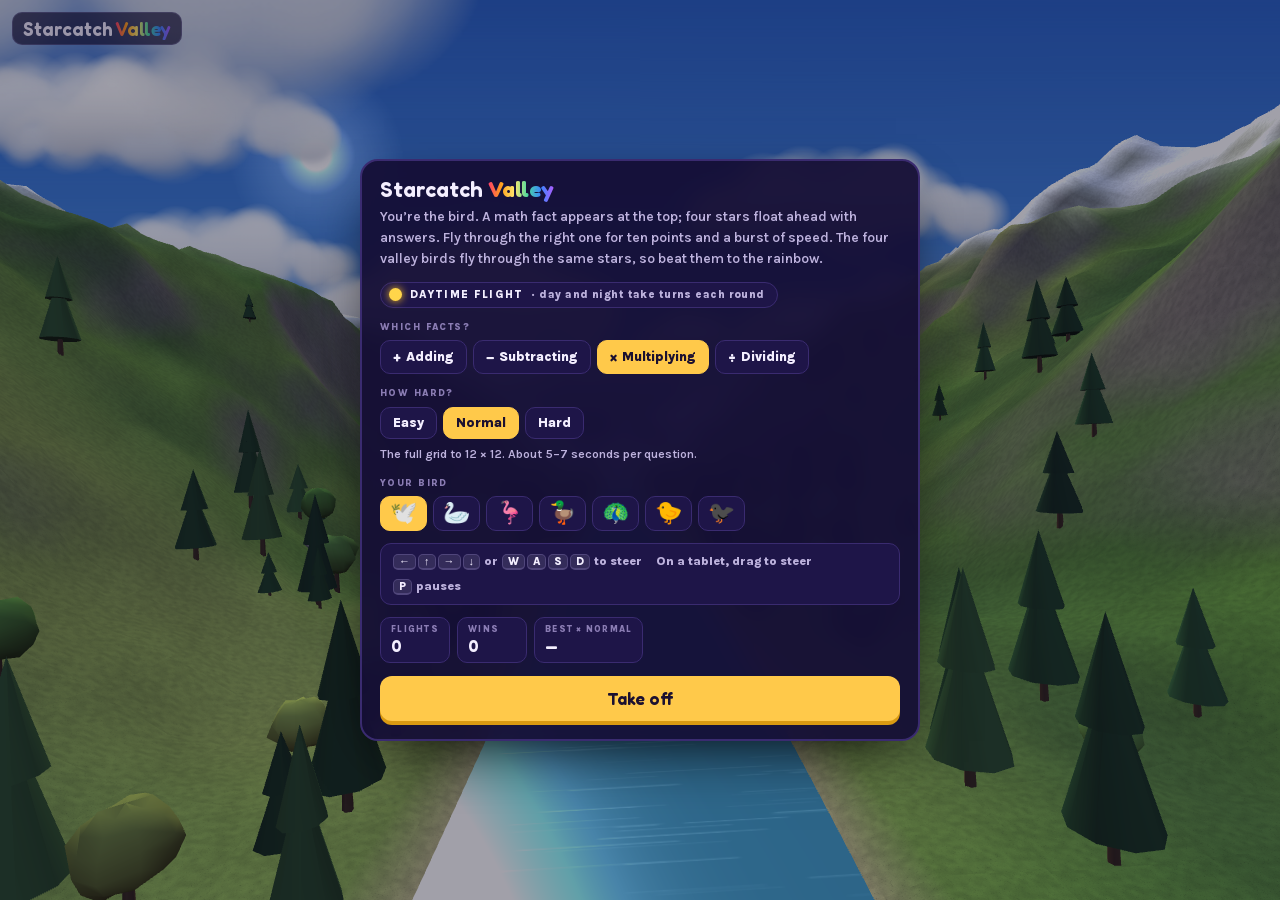
<file: starcatch-valley/index.html>
<!DOCTYPE html>
<html lang="en">
<head>
<meta charset="utf-8">
<meta name="viewport" content="width=device-width,initial-scale=1,viewport-fit=cover">
<title>Starcatch Valley</title>
<meta name="description" content="Race the birds through the valley by flying into the star with the right answer.">

<!-- installable app (PWA). All paths are relative so it works under a GitHub Pages /repo-name/ path -->
<link rel="manifest" href="manifest.webmanifest">
<meta name="theme-color" content="#08061F">
<link rel="icon" type="image/png" sizes="32x32" href="icons/favicon-32.png">
<!-- iOS "Add to Home Screen" -->
<link rel="apple-touch-icon" href="icons/apple-touch-icon.png">
<meta name="apple-mobile-web-app-capable" content="yes">
<meta name="mobile-web-app-capable" content="yes">
<meta name="apple-mobile-web-app-status-bar-style" content="black-translucent">
<meta name="apple-mobile-web-app-title" content="Starcatch">

<link rel="stylesheet" href="style.css">
</head>
<body>

<div id="app" data-state="attract">
  <div id="stage"></div>

  <div class="hud">
    <div class="speed" id="speed"></div>
    <div class="hurt" id="hurt"></div>
    <div class="alabels" id="alabels" aria-hidden="true"><span class="al" hidden></span><span class="al" hidden></span><span class="al" hidden></span><span class="al" hidden></span></div>
    <div class="top">
      <div class="brand">
        <span class="wordmark">Starcatch <span class="rb">Valley</span></span>
        <button class="iconbtn racehud" id="pauseBtn" type="button">Pause</button>
      </div>
      <div class="qcard racehud">
        <div class="qlabel" id="qlabel">Get ready</div>
        <div class="qtext" id="qtext">&nbsp;</div>
        <div class="qgrid" id="qgrid"><span></span><span></span><span></span><span></span></div>
        <div class="boost" id="boost"><b>Boost</b><span class="bar"><i id="boostBar"></i></span></div>
      </div>
      <div class="score racehud">
        <div class="pts" id="pts">0</div>
        <div class="sub">points · <span id="clock">0.0s</span></div>
      </div>
    </div>
    <div class="reticle racehud" id="reticle"></div>
    <div class="toast" id="toast" role="status" aria-live="polite"></div>
    <div class="hint" id="hint"></div>
    <div class="race racehud" aria-label="Race progress">
      <div class="rtrack" id="rtrack"><i class="rfill" id="rfill"></i><span class="finish"></span></div>
    </div>
  </div>

  <canvas class="fx" id="fx" aria-hidden="true"></canvas>
  <div class="overlay" id="overlay"></div>
</div>

<script src="vendor/three.min.js"></script>
<script src="src/tuning.js"></script>
<script src="src/util.js"></script>
<script src="src/questions.js"></script>
<script src="src/game.js"></script>
<script src="src/pwa.js"></script>
</body>
</html>
</file>
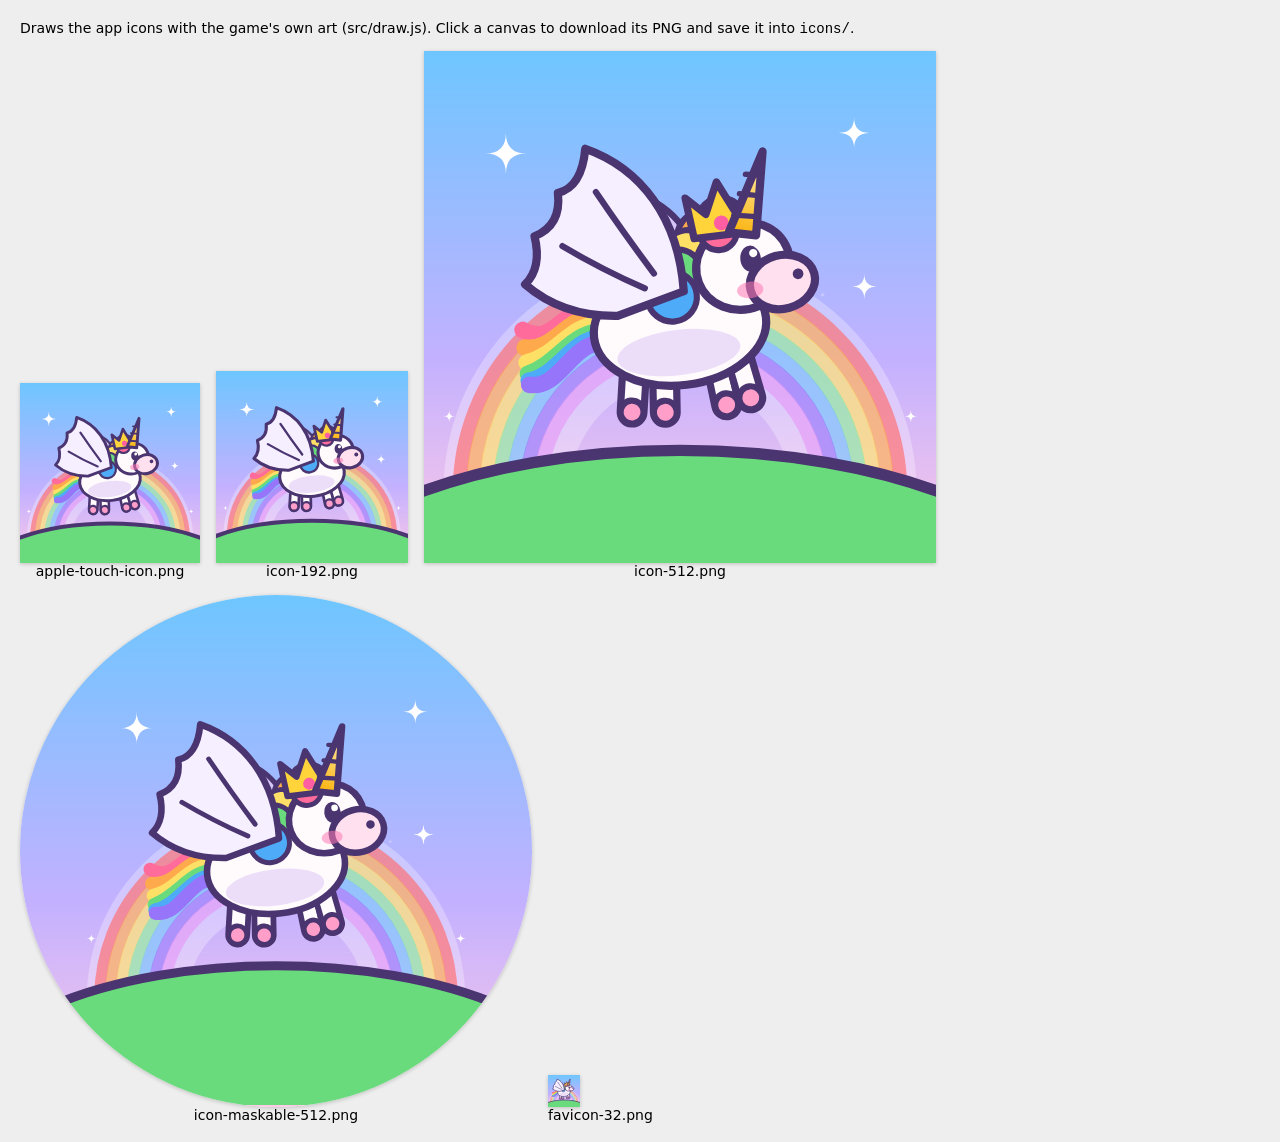
<file: flappy-unicorn-golf/tools/icon.html>
<!DOCTYPE html>
<html lang="en">
<head>
<meta charset="utf-8">
<title>Icon generator · Flappy Unicorn Golf</title>
<style>
  body { font: 14px system-ui, sans-serif; background: #eee; margin: 20px; }
  .row { display: flex; gap: 16px; flex-wrap: wrap; align-items: flex-end; }
  figure { margin: 0; text-align: center; }
  canvas { display: block; background: #fff; box-shadow: 0 1px 4px rgba(0,0,0,.2); }
  .mask canvas { border-radius: 50%; }
</style>
</head>
<body>
<p>Draws the app icons with the game's own art (src/draw.js). Click a canvas to download its PNG and save it into <code>icons/</code>.</p>
<div class="row" id="out"></div>

<script src="../src/draw.js"></script>
<script>
// size: output px. safe: fraction of the canvas the artwork may use. Maskable
// icons get cropped to a circle (or other shape) at 80%, so their art is shrunk.
const ICONS = [
  { file: 'apple-touch-icon.png', size: 180, safe: 1 },
  { file: 'icon-192.png', size: 192, safe: 1 },
  { file: 'icon-512.png', size: 512, safe: 1 },
  { file: 'icon-maskable-512.png', size: 512, safe: 0.8, mask: true },
  { file: 'favicon-32.png', size: 32, safe: 1, simple: true }
];

const art = new GameDrawing();
art.O = '#4a3570';
art.RAINBOW = ['#ff6b9a', '#ffa94d', '#ffe066', '#69db7c', '#4dabf7', '#9775fa'];

function drawIcon(ctx, S, safe, simple) {
  // sky (full bleed, always)
  const sky = ctx.createLinearGradient(0, 0, 0, S);
  sky.addColorStop(0, '#6ec6ff'); sky.addColorStop(0.6, '#c3b1ff'); sky.addColorStop(1, '#ffc9e6');
  ctx.fillStyle = sky; ctx.fillRect(0, 0, S, S);

  // artwork is laid out on a 100x100 grid, centered inside the safe area
  const k = (S * safe) / 100, off = (S - S * safe) / 2;
  ctx.save();
  ctx.translate(off, off); ctx.scale(k, k);

  // rainbow arc behind
  // (the game's rainbow is sized in screen px: 13px bands, so draw it big and scale down)
  ctx.save(); ctx.translate(50, 86); ctx.scale(0.2, 0.2); art.rainbow(ctx, 0, 0, 215, 0.6); ctx.restore();
  // grassy hill
  ctx.fillStyle = '#69db7c'; ctx.strokeStyle = art.O; ctx.lineWidth = 2.2;
  ctx.beginPath(); ctx.ellipse(50, 112, 78, 34, 0, Math.PI, 0); ctx.fill(); ctx.stroke();
  if (!simple) {
    // sparkles
    ctx.fillStyle = '#ffffff';
    art.star(ctx, 16, 20, 4); art.star(ctx, 84, 16, 3); art.star(ctx, 86, 46, 2.5);
  }
  // the unicorn, wings up, wearing the par crown
  ctx.save();
  ctx.translate(50, 54);
  const u = simple ? 1.35 : 1.15;
  ctx.scale(u, u);
  art.drawUnicorn(ctx, 0, 0, -0.12, 1, 0.2, 0, true);
  ctx.restore();
  ctx.restore();
}

for (const ic of ICONS) {
  const c = document.createElement('canvas');
  c.width = c.height = ic.size;
  c.dataset.file = ic.file;
  drawIcon(c.getContext('2d'), ic.size, ic.safe, ic.simple);
  c.title = 'Download ' + ic.file;
  c.onclick = () => { const a = document.createElement('a'); a.download = ic.file; a.href = c.toDataURL('image/png'); a.click(); };
  const fig = document.createElement('figure');
  if (ic.mask) fig.className = 'mask';
  fig.append(c, Object.assign(document.createElement('figcaption'), { textContent: ic.file }));
  document.getElementById('out').append(fig);
}
</script>
</body>
</html>
</file>
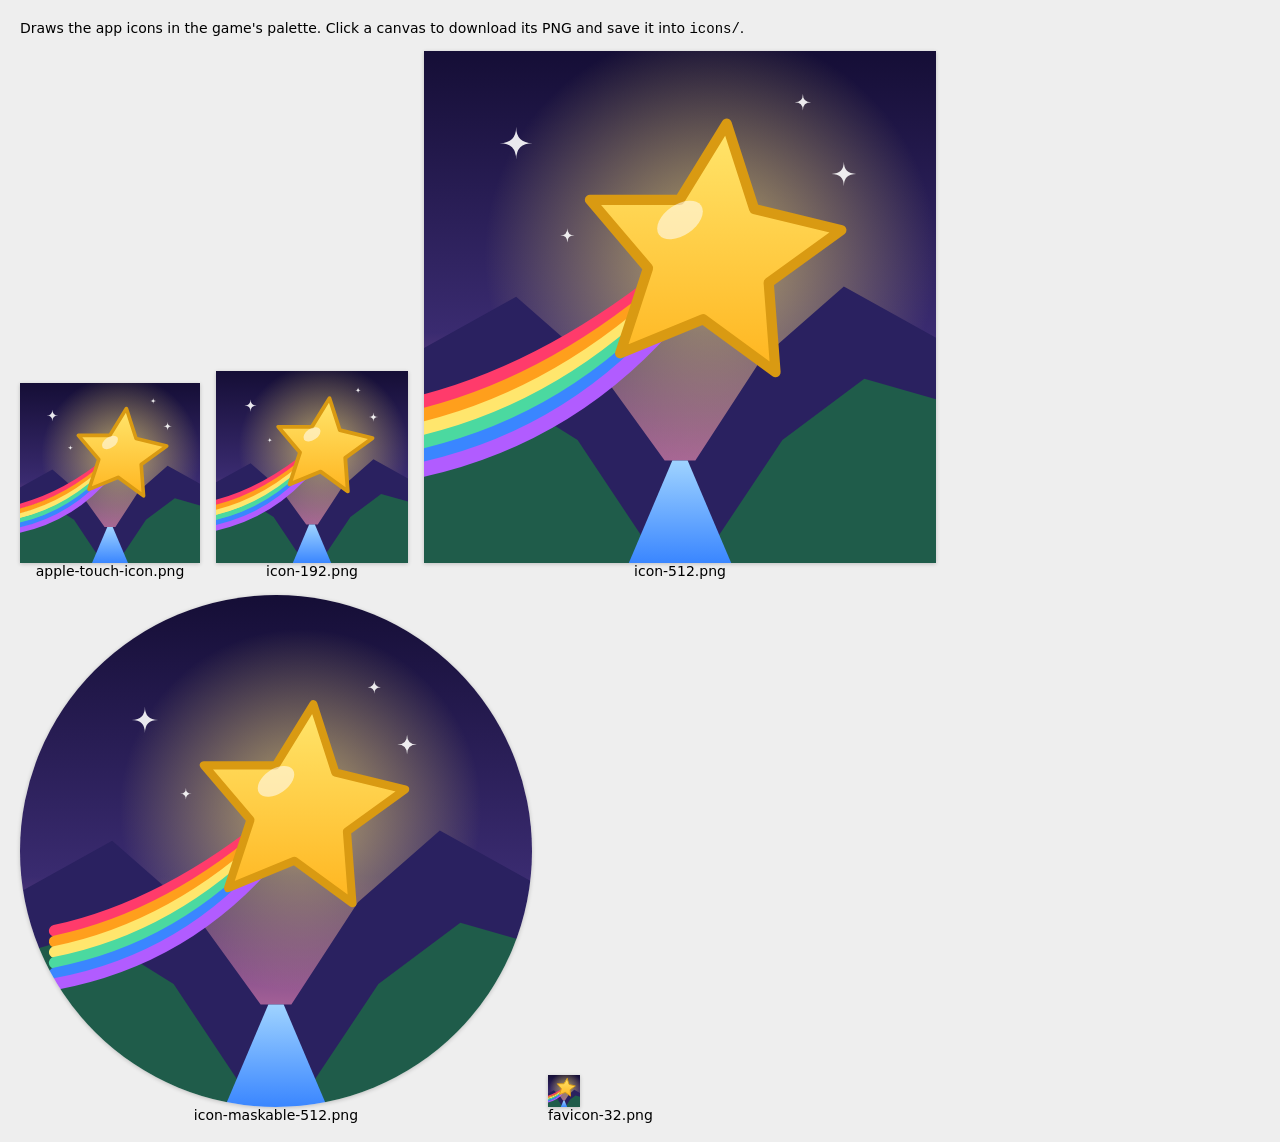
<file: starcatch-valley/tools/icon.html>
<!DOCTYPE html>
<html lang="en">
<head>
<meta charset="utf-8">
<title>Icon generator · Starcatch Valley</title>
<style>
  body { font: 14px system-ui, sans-serif; background: #eee; margin: 20px; }
  .row { display: flex; gap: 16px; flex-wrap: wrap; align-items: flex-end; }
  figure { margin: 0; text-align: center; }
  canvas { display: block; box-shadow: 0 1px 4px rgba(0,0,0,.2); }
  .mask canvas { border-radius: 50%; }
</style>
</head>
<body>
<p>Draws the app icons in the game's palette. Click a canvas to download its PNG and save it into <code>icons/</code>.</p>
<div class="row" id="out"></div>

<script>
// size: output px. safe: fraction of the canvas the artwork may use. Maskable
// icons get cropped to a circle (or other shape) at 80%, so their art is shrunk.
const ICONS = [
  { file: 'apple-touch-icon.png', size: 180, safe: 1 },
  { file: 'icon-192.png', size: 192, safe: 1 },
  { file: 'icon-512.png', size: 512, safe: 1 },
  { file: 'icon-maskable-512.png', size: 512, safe: 0.8 , mask: true },
  { file: 'favicon-32.png', size: 32, safe: 1, simple: true }
];
const RAINBOW = ['#FF3B6B', '#FF9F1C', '#FFE66D', '#4BD9A0', '#3A86FF', '#B15CFF'];

function starPath(ctx, x, y, R, r, rot) {
  ctx.beginPath();
  for (let i = 0; i < 10; i++) {
    const a = rot - Math.PI / 2 + (i * Math.PI) / 5, rad = i % 2 ? r : R;
    ctx.lineTo(x + Math.cos(a) * rad, y + Math.sin(a) * rad);
  }
  ctx.closePath();
}
function sparkle(ctx, x, y, r) {
  ctx.beginPath();
  ctx.moveTo(x, y - r); ctx.quadraticCurveTo(x, y, x + r, y); ctx.quadraticCurveTo(x, y, x, y + r);
  ctx.quadraticCurveTo(x, y, x - r, y); ctx.quadraticCurveTo(x, y, x, y - r); ctx.fill();
}

function drawIcon(ctx, S, safe, simple) {
  // twilight sky, full bleed
  const sky = ctx.createLinearGradient(0, 0, 0, S);
  sky.addColorStop(0, '#150E36'); sky.addColorStop(0.55, '#3A2B70'); sky.addColorStop(0.85, '#B86A9E'); sky.addColorStop(1, '#FFB27A');
  ctx.fillStyle = sky; ctx.fillRect(0, 0, S, S);

  const k = S / 100;
  ctx.save(); ctx.scale(k, k);

  // star position, in safe-area coordinates (see the translate/scale below)
  const cx = 56, cy = 40, R = simple ? 30 : 26;
  const at = (v, c) => 50 + (v - 50) * safe;
  // its glow sits in the sky, behind the mountains
  const gx = at(cx), gy = at(cy), gR = R * safe;
  const glow = ctx.createRadialGradient(gx, gy, gR * 0.3, gx, gy, gR * 1.7);
  glow.addColorStop(0, 'rgba(255,230,109,0.55)'); glow.addColorStop(1, 'rgba(255,230,109,0)');
  ctx.fillStyle = glow; ctx.fillRect(0, 0, 100, 100);

  // valley walls (full bleed so maskable crops still look right)
  ctx.fillStyle = '#2A2160';
  ctx.beginPath(); ctx.moveTo(0, 58); ctx.lineTo(18, 48); ctx.lineTo(34, 62); ctx.lineTo(47, 80); ctx.lineTo(53, 80); ctx.lineTo(66, 60); ctx.lineTo(82, 46); ctx.lineTo(100, 56); ctx.lineTo(100, 100); ctx.lineTo(0, 100); ctx.fill();
  ctx.fillStyle = '#1F5C4A';
  ctx.beginPath(); ctx.moveTo(0, 70); ctx.lineTo(14, 66); ctx.lineTo(30, 76); ctx.lineTo(46, 100); ctx.lineTo(0, 100); ctx.fill();
  ctx.beginPath(); ctx.moveTo(100, 68); ctx.lineTo(86, 64); ctx.lineTo(70, 76); ctx.lineTo(54, 100); ctx.lineTo(100, 100); ctx.fill();
  // river
  const rv = ctx.createLinearGradient(0, 80, 0, 100);
  rv.addColorStop(0, '#9FD3FF'); rv.addColorStop(1, '#3A86FF');
  ctx.fillStyle = rv;
  ctx.beginPath(); ctx.moveTo(48.5, 80); ctx.lineTo(51.5, 80); ctx.lineTo(60, 100); ctx.lineTo(40, 100); ctx.fill();

  // the artwork proper is scaled into the safe area around the centre
  ctx.translate(50, 50); ctx.scale(safe, safe); ctx.translate(-50, -50);

  if (!simple) {
    ctx.fillStyle = '#ffffff';
    ctx.globalAlpha = 0.9; sparkle(ctx, 18, 18, 3.2); sparkle(ctx, 82, 24, 2.4); sparkle(ctx, 74, 10, 1.6); sparkle(ctx, 28, 36, 1.4);
    ctx.globalAlpha = 1;
  }

  // rainbow streak swooping in from the lower left
  const bw = simple ? 3.4 : 2.6;
  ctx.lineCap = 'round';
  RAINBOW.forEach((c, i) => {
    const o = (i - (RAINBOW.length - 1) / 2) * bw;
    ctx.strokeStyle = c; ctx.lineWidth = bw + 0.3;
    ctx.beginPath();
    ctx.moveTo(-4, 76 + o);
    ctx.quadraticCurveTo(26 + o * 0.4, 70 + o, 50, 46 + o * 0.7);
    ctx.stroke();
  });

  // the star: gold body, highlight
  starPath(ctx, cx, cy, R, R * 0.48, 0.12);
  const gold = ctx.createLinearGradient(cx, cy - R, cx, cy + R);
  gold.addColorStop(0, '#FFE66D'); gold.addColorStop(1, '#FFB21A');
  ctx.fillStyle = gold; ctx.fill();
  ctx.lineJoin = 'round'; ctx.lineWidth = simple ? 2.6 : 2; ctx.strokeStyle = '#D99A12'; ctx.stroke();
  if (!simple) {
    ctx.fillStyle = 'rgba(255,255,255,0.55)';
    ctx.beginPath(); ctx.ellipse(cx - 6, cy - 7, 5, 3, -0.6, 0, Math.PI * 2); ctx.fill();
  }
  ctx.restore();
}

for (const ic of ICONS) {
  const c = document.createElement('canvas');
  c.width = c.height = ic.size;
  c.dataset.file = ic.file;
  drawIcon(c.getContext('2d'), ic.size, ic.safe, ic.simple);
  c.title = 'Download ' + ic.file;
  c.onclick = () => { const a = document.createElement('a'); a.download = ic.file; a.href = c.toDataURL('image/png'); a.click(); };
  const fig = document.createElement('figure');
  if (ic.mask) fig.className = 'mask';
  fig.append(c, Object.assign(document.createElement('figcaption'), { textContent: ic.file }));
  document.getElementById('out').append(fig);
}
</script>
</body>
</html>
</file>
<file: flappy-unicorn-golf/style.css>
/* ---------- font (bundled locally, latin subset; see fonts/OFL.txt) ---------- */
@font-face {
  font-family: 'Fredoka';
  font-style: normal;
  font-weight: 500 700;
  font-display: swap;
  src: url('fonts/fredoka-latin.woff2') format('woff2');
}

/* ---------- palette ---------- */
:root {
  --ink: #4a3570;        /* outlines + main text */
  --ink-soft: #5f4b85;
  --night: #2b2146;      /* page background */
  --sun: #ffe066;
  --mint: #8ce99a;
  --grape: #6741d9;      /* primary buttons */
  --grape-hover: #5a33c9;
  --card: #fffafc;
  --chip: rgba(255, 255, 255, 0.9);
  --font: Fredoka, system-ui, sans-serif;
}

* { box-sizing: border-box; }
[hidden] { display: none !important; }

html, body {
  margin: 0;
  height: 100%;
  overflow: hidden;
  background: var(--night);
  overscroll-behavior: none;
}

/* ---------- root + canvas ---------- */
.fg-root {
  position: relative;
  width: 100%;
  height: 100vh;
  height: 100dvh;
  overflow: hidden;
  background: var(--night);
  touch-action: none;
  user-select: none;
  -webkit-user-select: none;
  -webkit-touch-callout: none;
  -webkit-tap-highlight-color: transparent;
  outline: none;
  font-family: var(--font);
  color: var(--ink);
}
.fg-root canvas { position: absolute; inset: 0; width: 100%; height: 100%; display: block; }
.fg-root button:focus-visible { outline: 3px solid var(--sun); outline-offset: 3px; }

/* outlined white "sticker" text */
.outlined { color: #fff; -webkit-text-stroke: 4px var(--ink); paint-order: stroke fill; font-weight: 600; }

/* ---------- top-left HUD chips ---------- */
.hud {
  position: absolute;
  top: max(12px, env(safe-area-inset-top));
  left: max(12px, env(safe-area-inset-left));
  display: flex;
  flex-wrap: wrap;
  gap: 8px;
  pointer-events: none;
  max-width: calc(100% - 140px);
}
.chip {
  padding: 8px 14px;
  background: var(--chip);
  border: 2px solid var(--ink);
  border-radius: 999px;
  font-weight: 600;
  font-size: clamp(14px, 1.2vmin + 9px, 20px);
}
.chip.bold { font-weight: 700; }
.chip.yellow { background: var(--sun); }
.chip.heat { padding: 6px 12px; display: flex; align-items: center; gap: 8px; font-weight: 700; }
.heat-track {
  width: 64px;
  height: 12px;
  border-radius: 999px;
  background: #ece4f7;
  border: 2px solid var(--ink);
  overflow: hidden;
}
.heat-fill { height: 100%; }

/* ---------- top-right round icon buttons ---------- */
.corner {
  position: absolute;
  top: max(12px, env(safe-area-inset-top));
  right: max(12px, env(safe-area-inset-right));
  display: flex;
  gap: 8px;
}
.icon-btn {
  width: 44px;
  height: 44px;
  padding: 0;
  display: flex;
  align-items: center;
  justify-content: center;
  border: 2px solid var(--ink);
  border-radius: 50%;
  background: var(--chip);
  color: var(--ink);
  cursor: pointer;
}

/* ---------- hole intro banner + toast ---------- */
.banner {
  position: absolute;
  left: 0; right: 0; top: 22%;
  display: flex;
  flex-direction: column;
  align-items: center;
  gap: 6px;
  pointer-events: none;
}
.banner-title {
  font-weight: 700;
  font-size: clamp(34px, 5vmin + 14px, 64px);
  line-height: 1;
  color: #fff;
  -webkit-text-stroke: 8px var(--ink);
  paint-order: stroke fill;
}
.banner-sub {
  padding: 6px 16px;
  background: #fff;
  border: 2px solid var(--ink);
  border-radius: 999px;
  font-weight: 600;
  font-size: clamp(15px, 1.4vmin + 10px, 22px);
}
.banner-tip {
  max-width: 90%;
  padding: 6px 14px;
  background: var(--sun);
  border: 2px solid var(--ink);
  border-radius: 999px;
  font-weight: 600;
  font-size: clamp(14px, 1.2vmin + 9px, 19px);
  text-align: center;
}
.toast-wrap {
  position: absolute;
  left: 0; right: 0; top: 34%;
  display: flex;
  justify-content: center;
  pointer-events: none;
}
.toast {
  padding: 10px 20px;
  background: #4dabf7;
  border: 3px solid var(--ink);
  border-radius: 999px;
  box-shadow: 0 4px 0 var(--ink);
  font-weight: 700;
  font-size: clamp(16px, 1.6vmin + 10px, 24px);
  color: #1c1238;
}

/* ---------- on-screen flap buttons ---------- */
.flap-row {
  position: absolute;
  left: 0; right: 0;
  bottom: max(18px, env(safe-area-inset-bottom));
  padding: 0 max(18px, env(safe-area-inset-right)) 0 max(18px, env(safe-area-inset-left));
  display: flex;
  justify-content: space-between;
  align-items: flex-end;
  pointer-events: none;
}
.flap-btn {
  pointer-events: auto;
  width: clamp(72px, 12vmin, 104px);
  height: clamp(72px, 12vmin, 104px);
  padding: 0;
  display: flex;
  align-items: center;
  justify-content: center;
  border: 3px solid var(--ink);
  border-radius: 50%;
  background: rgba(255, 255, 255, 0.82);
  box-shadow: 0 5px 0 var(--ink);
  color: var(--ink);
  cursor: pointer;
  touch-action: none;
}
.flap-btn:active { transform: scale(.92); }

/* ---------- full-screen overlays (title / hole complete / scorecard) ---------- */
.overlay {
  position: absolute;
  inset: 0;
  display: flex;
  padding: max(16px, env(safe-area-inset-top)) max(16px, env(safe-area-inset-right))
           max(16px, env(safe-area-inset-bottom)) max(16px, env(safe-area-inset-left));
}
.overlay.title { align-items: center; justify-content: center; padding: 20px; background: rgba(43, 33, 70, 0.28); }
/* result cards sit bottom-center on portrait, right-center on landscape */
.overlay.side { align-items: flex-end; justify-content: center; pointer-events: none; overflow: auto; }
@media (min-aspect-ratio: 21/20) { .overlay.side { align-items: center; justify-content: flex-end; } }

.title-box { width: min(100%, 420px); display: flex; flex-direction: column; align-items: center; gap: 18px; text-align: center; }
.logo {
  margin: 0;
  display: flex;
  flex-direction: column;
  align-items: center;
  font-weight: 700;
  font-size: clamp(44px, 7vmin + 18px, 84px);
  line-height: 0.95;
  color: #fff;
  -webkit-text-stroke: 10px var(--ink);
  paint-order: stroke fill;
  text-shadow: 0 6px 0 var(--ink);
}
.logo .unicorn { color: var(--sun); }
.logo .golf { color: var(--mint); }
.intro {
  margin: 0;
  padding: 12px 18px;
  background: rgba(255, 255, 255, 0.92);
  border: 2px solid var(--ink);
  border-radius: 16px;
  font-weight: 500;
  font-size: clamp(15px, 1.2vmin + 11px, 19px);
  line-height: 1.4;
}

.card {
  pointer-events: auto;
  width: min(100%, 300px);
  padding: 14px 18px 16px;
  background: var(--card);
  border: 3px solid var(--ink);
  border-radius: 22px;
  box-shadow: 0 8px 0 var(--ink);
  display: flex;
  flex-direction: column;
  align-items: center;
  gap: 10px;
}
.card.wide { width: min(100%, 330px); padding: 16px 18px; align-items: stretch; gap: 12px; }
.card h2 { margin: 0; font-weight: 700; font-size: 34px; line-height: 1; color: var(--ink); }
.card.wide h2 { text-align: center; font-size: 28px; line-height: 1.05; }
.card-kicker { font-weight: 600; font-size: 15px; color: var(--ink-soft); }
.card-line { font-weight: 600; font-size: 17px; }
.card-hint { font-weight: 500; font-size: 14px; color: var(--ink-soft); text-align: center; }
.stars { display: flex; gap: 6px; }
.stars svg { width: 32px; height: 32px; fill: #ece4f7; }
.stars svg.on { fill: #ffd43b; }

.btn {
  width: 100%;
  min-height: 48px;
  padding: 10px;
  border: 3px solid var(--ink);
  border-radius: 999px;
  background: var(--grape);
  box-shadow: 0 5px 0 var(--ink);
  color: #fff;
  font-family: var(--font);
  font-weight: 700;
  font-size: 21px;
  cursor: pointer;
}
.btn:hover { background: var(--grape-hover); }
.btn.big { min-height: 52px; padding: 14px; font-size: 22px; }
.btn.gold-text { color: var(--sun); }

/* scorecard table */
.score { display: flex; flex-direction: column; gap: 4px; }
.score-row { display: flex; align-items: center; gap: 8px; padding: 5px 10px; background: #f3ecff; border-radius: 10px; font-size: 15px; }
.score-row.head { background: none; padding: 0 10px; font-weight: 600; font-size: 14px; color: var(--ink-soft); }
.score-row .name { flex-grow: 1; font-weight: 600; }
.score-row.head .name { font-weight: 600; }
.score-row .par { width: 40px; text-align: center; }
.score-row .flaps { width: 44px; text-align: center; font-weight: 700; }
.score-row.head .flaps { font-weight: 600; }
.score-total { display: flex; align-items: baseline; justify-content: space-between; padding: 0 10px; font-weight: 700; font-size: 20px; }
.score-total .vs { font-size: 17px; color: var(--ink-soft); }
.badge {
  align-self: center;
  padding: 4px 12px;
  background: var(--sun);
  border: 2px solid var(--ink);
  border-radius: 999px;
  font-weight: 700;
  font-size: 15px;
}

/* ---------- animations ---------- */
.fade { animation: fgFade .35s ease-out both; }
.pop { animation: fgPop .45s cubic-bezier(.2, 1.4, .4, 1) .15s both; }
.drop { animation: fgDrop 2.4s ease-in-out both; }
.drop-long { animation: fgDrop 3.6s ease-in-out both; }
@keyframes fgFade { from { opacity: 0; } to { opacity: 1; } }
@keyframes fgPop { from { opacity: 0; transform: translateY(24px) scale(.92); } to { opacity: 1; transform: none; } }
@keyframes fgDrop { 0% { opacity: 0; transform: translateY(-16px); } 12% { opacity: 1; transform: none; } 80% { opacity: 1; } 100% { opacity: 0; } }
</file>
<file: starcatch-valley/style.css>
/* ---------- fonts (bundled locally, latin subsets; see fonts/OFL.txt) ----------
   Each file is a variable font, but it's declared once per weight on purpose
   (as Google Fonts does): in-between weights in the CSS snap to these, which is
   how the game was designed to look. */
@font-face{font-family:"Fredoka";font-style:normal;font-weight:500;font-display:swap;src:url("fonts/fredoka-latin.woff2") format("woff2")}
@font-face{font-family:"Fredoka";font-style:normal;font-weight:600;font-display:swap;src:url("fonts/fredoka-latin.woff2") format("woff2")}
@font-face{font-family:"Fredoka";font-style:normal;font-weight:700;font-display:swap;src:url("fonts/fredoka-latin.woff2") format("woff2")}
@font-face{font-family:"Karla";font-style:normal;font-weight:400;font-display:swap;src:url("fonts/karla-latin.woff2") format("woff2")}
@font-face{font-family:"Karla";font-style:normal;font-weight:600;font-display:swap;src:url("fonts/karla-latin.woff2") format("woff2")}
@font-face{font-family:"Karla";font-style:normal;font-weight:800;font-display:swap;src:url("fonts/karla-latin.woff2") format("woff2")}

[hidden]{display:none!important}
:root{
  /* one committed world: twilight over the valley */
  --ink:#F4EFFF;
  --ink-soft:#BDB2DD;
  --ink-dim:#8B7DB4;
  --glass:rgba(15,9,42,.66);
  --glass-line:rgba(196,176,255,.2);
  --panel:#150E36;
  --panel-2:#1E1548;
  --panel-3:#291C5C;
  --line:#3A2B70;
  --gold:#FFC94A;
  --gold-deep:#D99A12;
  --good:#4BD9A0;
  --bad:#FF7E88;
  --rainbow:linear-gradient(90deg,#FF3B6B,#FF9F1C,#FFE66D,#4BD9A0,#3A86FF,#B15CFF);
}
*{box-sizing:border-box}
html,body{height:100%}
body{
  margin:0;overflow:hidden;
  background:#08061F;color:var(--ink);
  font-family:"Karla",ui-sans-serif,system-ui,-apple-system,sans-serif;
  font-size:16px;line-height:1.5;-webkit-font-smoothing:antialiased;
}
#stage{position:fixed;inset:0}
#stage canvas{display:block;width:100%;height:100%;touch-action:none;outline:none}

/* ---------- HUD ---------- */
.hud{position:fixed;inset:0;pointer-events:none;z-index:5}
#app[data-state="attract"] .racehud{display:none}

.top{
  position:absolute;top:max(12px,env(safe-area-inset-top));left:max(12px,env(safe-area-inset-left));right:max(12px,env(safe-area-inset-right));
  display:grid;grid-template-columns:1fr auto 1fr;align-items:start;gap:10px;
}
.brand{display:flex;align-items:center;gap:9px}
.wordmark{
  font-family:"Fredoka",sans-serif;font-weight:600;font-size:19px;line-height:1;
  text-shadow:0 2px 10px rgba(0,0,0,.5);white-space:nowrap;
}
.rb{background:var(--rainbow);-webkit-background-clip:text;background-clip:text;color:transparent}
.iconbtn{
  pointer-events:auto;cursor:pointer;
  font-family:"Karla",sans-serif;font-weight:800;font-size:12px;letter-spacing:.06em;color:var(--ink);
  background:var(--glass);border:1.5px solid var(--glass-line);border-radius:10px;
  padding:6px 10px;backdrop-filter:blur(6px);
}
.iconbtn:hover{border-color:var(--gold)}

.qcard{
  background:var(--glass);border:1.5px solid var(--glass-line);border-radius:18px;
  padding:9px 18px 11px;text-align:center;backdrop-filter:blur(8px);
  min-width:min(88vw,330px);
  box-shadow:0 14px 40px -20px #000;
}
.qlabel{font-size:10px;letter-spacing:.16em;text-transform:uppercase;font-weight:800;color:var(--ink-dim)}
.qtext{
  font-family:"Fredoka",sans-serif;font-weight:600;
  font-size:clamp(30px,6.2vw,50px);line-height:1.08;font-variant-numeric:tabular-nums;
}
.qtext.small{font-size:clamp(20px,4vw,28px);padding:4px 0}
.qgrid{display:grid;grid-template-columns:repeat(2,minmax(62px,auto));gap:5px;justify-content:center;margin-top:7px}
.qgrid span{
  font-family:"Fredoka",sans-serif;font-weight:600;font-size:17px;line-height:1.35;
  background:rgba(255,255,255,.07);border:1.5px solid var(--glass-line);border-radius:9px;
  padding:1px 10px;font-variant-numeric:tabular-nums;transition:background .15s,color .15s;
}
.qgrid span:empty{visibility:hidden}
.qgrid span.aim{border-color:var(--gold);background:rgba(255,201,74,.2);box-shadow:0 0 0 2px rgba(255,201,74,.35)}
.qgrid span.right{background:var(--good);border-color:var(--good);color:#062A1E}
.qgrid span.wrong{background:var(--bad);border-color:var(--bad);color:#33060C}
.qgrid[hidden]{display:none}
.boost{display:flex;align-items:center;gap:8px;width:170px;margin:8px auto 0;opacity:0;transition:opacity .2s}
.boost.on{opacity:1}
.boost b{font-family:"Fredoka",sans-serif;font-weight:600;font-size:12px;letter-spacing:.14em;text-transform:uppercase;color:var(--gold)}
.boost .bar{flex:1;height:6px;border-radius:3px;background:rgba(255,255,255,.14);overflow:hidden}
.boost .bar i{display:block;height:100%;width:100%;background:var(--rainbow)}

.score{
  justify-self:end;text-align:right;
  background:var(--glass);border:1.5px solid var(--glass-line);border-radius:14px;
  padding:6px 12px 5px;backdrop-filter:blur(8px);
}
.brand .wordmark{
  background:var(--glass);border:1.5px solid var(--glass-line);border-radius:10px;
  padding:6px 10px;backdrop-filter:blur(6px);text-shadow:none;
}
.mode{
  display:inline-flex;align-items:center;gap:8px;margin:0 0 12px;
  font-size:11px;font-weight:800;letter-spacing:.12em;text-transform:uppercase;color:var(--ink);
  background:var(--panel-2);border:1.5px solid var(--line);border-radius:999px;padding:4px 12px 4px 8px;
}
.mode i{width:13px;height:13px;border-radius:50%;background:#FFD54A;box-shadow:0 0 9px #FFC21F}
.mode.night i{background:transparent;box-shadow:inset -4px -1px 0 0 #E2EAFF}
.mode span{color:var(--ink-soft);font-weight:700;letter-spacing:.04em;text-transform:none}
.nextnote{margin:0 0 10px;font-size:12.5px;font-weight:700;color:var(--ink-soft)}
.pts{font-family:"Fredoka",sans-serif;font-weight:600;font-size:30px;line-height:1;color:var(--gold);font-variant-numeric:tabular-nums}
.pts.bump{animation:bump .42s cubic-bezier(.2,1.6,.4,1)}
@keyframes bump{0%{transform:scale(1)}45%{transform:scale(1.3)}100%{transform:scale(1)}}
.score .sub{font-size:11px;font-weight:800;letter-spacing:.08em;text-transform:uppercase;color:var(--ink-soft);font-variant-numeric:tabular-nums}

.alabels{position:absolute;inset:0;overflow:hidden}
.al{
  position:absolute;left:0;top:0;display:flex;align-items:center;justify-content:center;
  padding:0 .32em;border-radius:999px;box-sizing:border-box;
  background:rgba(18,11,48,.9);border:3px solid var(--gold);color:#fff;
  font-family:"Fredoka",sans-serif;font-weight:600;line-height:1;font-variant-numeric:tabular-nums;
  box-shadow:0 4px 14px rgba(0,0,0,.45);will-change:transform;
}
.al.aim{background:var(--gold);color:#1B1030;border-color:#fff;box-shadow:0 0 0 4px rgba(255,201,74,.35),0 4px 14px rgba(0,0,0,.45)}
.reticle{
  position:absolute;left:50%;top:50%;width:44px;height:44px;margin:-22px 0 0 -22px;
  border-radius:50%;border:2px solid rgba(255,255,255,.6);
  box-shadow:0 0 0 1px rgba(10,6,30,.35),inset 0 0 0 1px rgba(10,6,30,.35);
  transition:border-color .2s,transform .2s;
}
.reticle::after{
  content:"";position:absolute;left:50%;top:50%;width:6px;height:6px;margin:-3px 0 0 -3px;
  border-radius:50%;background:#fff;
}
.reticle.boosting{border-color:var(--gold);transform:scale(1.15)}

.speed{
  position:absolute;inset:0;opacity:0;transition:opacity .35s;
  background:repeating-conic-gradient(from 0deg at 50% 50%, transparent 0deg 5deg, rgba(255,236,190,.17) 5deg 5.6deg);
  -webkit-mask:radial-gradient(circle at 50% 50%, transparent 34%, #000 78%);
  mask:radial-gradient(circle at 50% 50%, transparent 34%, #000 78%);
}
.speed.on{opacity:1}
.hurt{position:absolute;inset:0;opacity:0;transition:opacity .35s;box-shadow:inset 0 0 140px 34px rgba(255,70,100,.55)}
.hurt.on{opacity:1;transition:opacity .05s}

.toast{
  position:absolute;left:50%;top:64%;transform:translate(-50%,-50%);
  font-family:"Fredoka",sans-serif;font-weight:600;font-size:clamp(19px,3.6vw,28px);
  padding:5px 18px;border-radius:999px;white-space:nowrap;
  background:var(--glass);border:1.5px solid var(--glass-line);backdrop-filter:blur(6px);
  opacity:0;transition:opacity .25s;
}
.toast.show{opacity:1;animation:pop .4s cubic-bezier(.2,1.5,.4,1)}
.toast.good{color:var(--good)}
.toast.bad{color:var(--bad)}
.toast.miss{color:var(--ink-soft)}
@keyframes pop{0%{transform:translate(-50%,-50%) scale(.7)}100%{transform:translate(-50%,-50%) scale(1)}}

.hint{
  position:absolute;left:50%;bottom:calc(84px + env(safe-area-inset-bottom));transform:translateX(-50%);
  font-size:13px;font-weight:800;color:var(--ink-soft);white-space:nowrap;
  background:var(--glass);border:1.5px solid var(--glass-line);border-radius:999px;padding:6px 14px;
  opacity:0;transition:opacity .5s;
}
.hint.show{opacity:1}
kbd{
  font-family:"Karla",sans-serif;font-weight:800;font-size:11px;color:var(--ink);
  background:rgba(255,255,255,.1);border:1px solid var(--glass-line);border-bottom-width:2px;
  border-radius:5px;padding:0 5px;margin:0 1px;
}

.race{
  position:absolute;left:50%;bottom:max(14px,env(safe-area-inset-bottom));transform:translateX(-50%);
  width:min(760px,calc(100% - 24px - env(safe-area-inset-left) - env(safe-area-inset-right)));
  background:var(--glass);border:1.5px solid var(--glass-line);border-radius:16px;
  padding:8px 48px 8px 22px;backdrop-filter:blur(8px);
}
.rtrack{position:relative;height:32px}
.rtrack::before{
  content:"";position:absolute;left:0;right:0;top:50%;height:4px;margin-top:-2px;
  border-radius:2px;background:rgba(255,255,255,.13);
}
.rfill{position:absolute;left:0;top:50%;height:4px;margin-top:-2px;border-radius:2px;background:var(--rainbow);width:0}
.rm{
  position:absolute;top:50%;left:0;transform:translate(-50%,-50%);
  font-size:20px;line-height:1;filter:drop-shadow(0 2px 3px rgba(0,0,0,.6));
}
.rm.you{z-index:2}
.rm.you::after{
  content:"";position:absolute;inset:-6px;border-radius:50%;
  border:2px solid var(--gold);box-shadow:0 0 10px rgba(255,201,74,.6);
}
.finish{
  position:absolute;right:-32px;top:50%;width:20px;height:24px;margin-top:-12px;border-radius:3px;
  background-color:#fff;
  background-image:conic-gradient(#14102e 90deg,transparent 90deg 180deg,#14102e 180deg 270deg,transparent 270deg);
  background-size:10px 10px;
}

/* ---------- fireworks + overlays ---------- */
.fx{position:fixed;inset:0;width:100%;height:100%;pointer-events:none;z-index:8}
.overlay{
  position:fixed;inset:0;z-index:10;display:flex;align-items:center;justify-content:center;
  padding:max(14px,env(safe-area-inset-top)) max(14px,env(safe-area-inset-right)) max(14px,env(safe-area-inset-bottom)) max(14px,env(safe-area-inset-left));
  background:rgba(8,6,31,.38);
}
.overlay.clear{background:transparent;pointer-events:none}
.overlay.dim{background:rgba(8,6,31,.56)}
.overlay[hidden]{display:none}
.panel{
  width:100%;max-width:560px;max-height:100%;overflow:auto;
  background:rgba(21,14,54,.94);border:2px solid var(--line);border-radius:18px;
  box-shadow:0 24px 60px -24px #000;padding:16px 18px 18px;backdrop-filter:blur(10px);
}
.panel h2{font-family:"Fredoka",sans-serif;font-weight:600;font-size:22px;line-height:1.15;margin:0 0 3px;text-wrap:balance}
.panel h2 .rb{font-weight:700}
.lede{margin:0 0 13px;color:var(--ink-soft);font-size:14px;font-weight:600;max-width:60ch}
fieldset{border:0;padding:0;margin:0 0 12px}
legend{font-size:9.5px;letter-spacing:.15em;text-transform:uppercase;font-weight:800;color:var(--ink-dim);padding:0;margin-bottom:6px}
.chips{display:flex;flex-wrap:wrap;gap:6px}
.chip{
  font-family:"Karla",sans-serif;font-size:13.5px;font-weight:800;color:var(--ink);
  background:var(--panel-2);border:1.5px solid var(--line);border-radius:10px;
  padding:7px 12px;cursor:pointer;line-height:1.2;
  transition:transform .08s,background .14s,border-color .14s,color .14s;
}
.chip .op{font-family:"Fredoka",sans-serif;font-weight:600;font-size:15px;margin-right:5px;vertical-align:-1px}
.chip:hover{border-color:var(--ink-dim)}
.chip:active{transform:translateY(1px)}
.chip[aria-pressed="true"]{background:var(--gold);border-color:var(--gold);color:#1B1030}
.chip.bird{font-size:22px;padding:4px 9px;line-height:1.15}
.note{margin:6px 0 0;color:var(--ink-soft);font-size:12.5px;font-weight:600}
.howto{
  display:flex;flex-wrap:wrap;gap:6px 14px;align-items:center;
  font-size:12.5px;font-weight:700;color:var(--ink-soft);
  background:var(--panel-2);border:1.5px solid var(--line);border-radius:11px;padding:8px 11px;margin:0 0 12px;
}
.stats{display:flex;gap:7px;flex-wrap:wrap;margin:0 0 13px}
.stat{background:var(--panel-2);border:1.5px solid var(--line);border-radius:10px;padding:5px 10px;min-width:70px}
.stat .k{font-size:9px;letter-spacing:.14em;text-transform:uppercase;color:var(--ink-dim);font-weight:800}
.stat .v{font-family:"Fredoka",sans-serif;font-weight:600;font-size:17px;line-height:1.2;font-variant-numeric:tabular-nums}
.btn{
  font-family:"Fredoka",sans-serif;font-weight:600;font-size:17px;
  background:var(--gold);color:#1B1030;border:none;border-radius:12px;
  padding:12px 20px;cursor:pointer;width:100%;
  box-shadow:0 4px 0 var(--gold-deep);transition:transform .08s,box-shadow .08s;
}
.btn:active{transform:translateY(4px);box-shadow:0 0 0 var(--gold-deep)}
.btn.ghost{background:var(--panel-3);color:var(--ink);box-shadow:0 4px 0 #100A28}
.btnrow{display:flex;gap:8px}
.chip:focus-visible,.btn:focus-visible,.iconbtn:focus-visible{outline:3px solid var(--gold);outline-offset:2px}
.count{
  font-family:"Fredoka",sans-serif;font-weight:700;font-size:clamp(70px,18vw,140px);line-height:1;
  background:linear-gradient(#FFE66D,#FF9F1C);-webkit-background-clip:text;background-clip:text;color:transparent;
  filter:drop-shadow(0 6px 0 rgba(0,0,0,.35));
}
.score-big{font-family:"Fredoka",sans-serif;font-weight:600;font-size:32px;color:var(--gold);line-height:1.1;margin:4px 0 2px;font-variant-numeric:tabular-nums}
.score-big span{font-family:"Karla",sans-serif;font-size:12.5px;font-weight:800;color:var(--ink-dim);letter-spacing:.04em}
.results{list-style:none;margin:0 0 12px;padding:0;display:flex;flex-direction:column;gap:5px}
.results li{
  display:grid;grid-template-columns:34px 28px 1fr auto;align-items:center;gap:9px;
  padding:6px 9px;border-radius:10px;background:var(--panel-2);border:1.5px solid var(--line);
}
.results li.you{border-color:var(--gold);background:var(--panel-3)}
.results .pos{font-family:"Fredoka",sans-serif;font-weight:600;font-size:14px;color:var(--ink-dim)}
.results li.you .pos{color:var(--gold)}
.results .av{font-size:20px;line-height:1}
.results .who{font-weight:800;font-size:13.5px}
.results .res{font-size:12px;font-weight:800;color:var(--ink-soft);font-variant-numeric:tabular-nums}
.review{background:rgba(255,126,136,.1);border:1.5px solid rgba(255,126,136,.38);border-radius:11px;padding:8px 11px;margin:0 0 12px}
.review h3{font-size:9.5px;letter-spacing:.15em;text-transform:uppercase;margin:0 0 6px;color:var(--bad)}
.facts{display:flex;flex-wrap:wrap;gap:5px;margin:0;padding:0;list-style:none}
.facts li{
  font-family:"Fredoka",sans-serif;font-weight:600;font-size:13px;background:var(--panel-2);
  border:1.5px solid var(--line);border-radius:8px;padding:2px 8px;font-variant-numeric:tabular-nums;
}
.newbest{
  display:inline-block;font-family:"Karla",sans-serif;font-size:10px;font-weight:800;letter-spacing:.1em;text-transform:uppercase;
  background:var(--gold);color:#1B1030;border-radius:6px;padding:3px 7px;margin-left:8px;vertical-align:4px;
}

@media (max-width:640px){
  .top{grid-template-columns:1fr auto;grid-template-areas:"brand score" "q q"}
  .brand{grid-area:brand}
  .score{grid-area:score}
  .qcard{grid-area:q;justify-self:center}
  .wordmark{font-size:16px}
  .pts{font-size:24px}
  .race{padding:6px 42px 6px 18px}
  .rm{font-size:17px}
  .hint{bottom:calc(72px + env(safe-area-inset-bottom));font-size:12px}
}
@media (prefers-reduced-motion: reduce){
  *{animation-duration:.001ms !important;transition-duration:.001ms !important}
}
</file>
